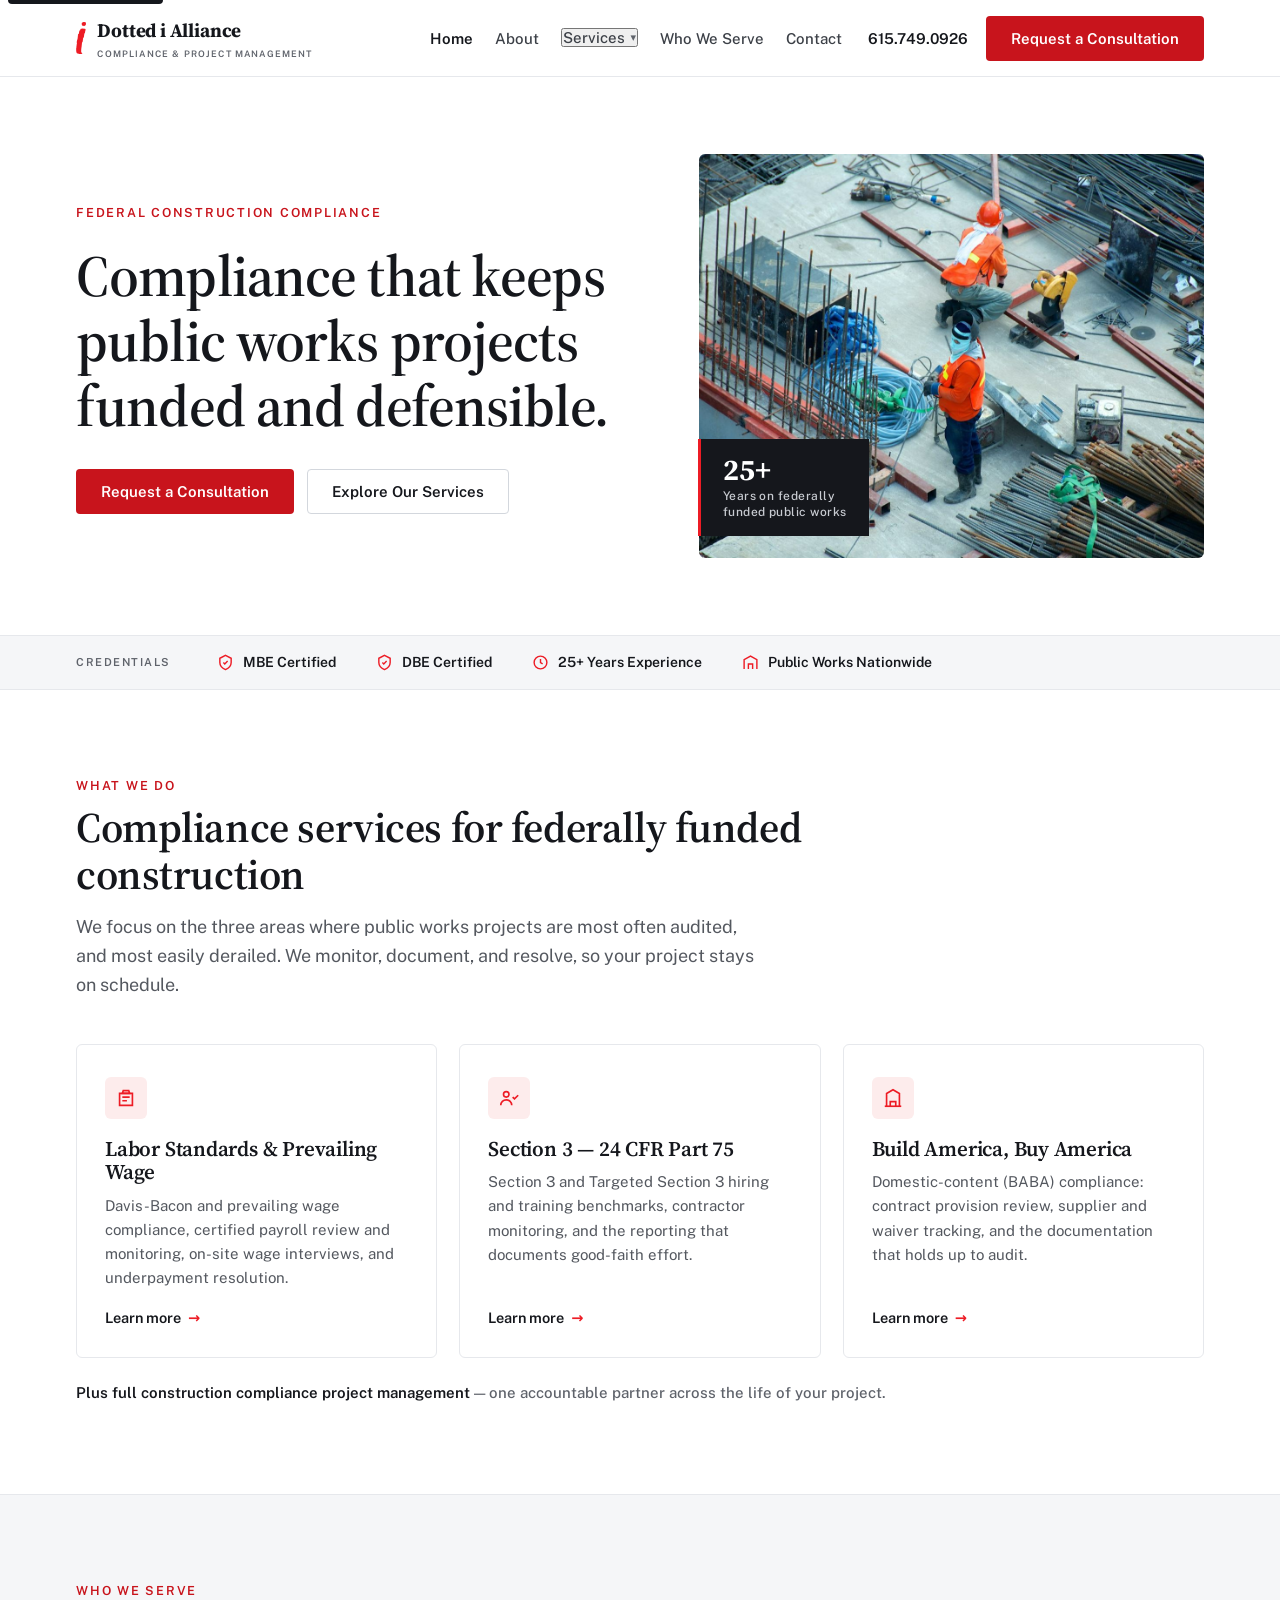
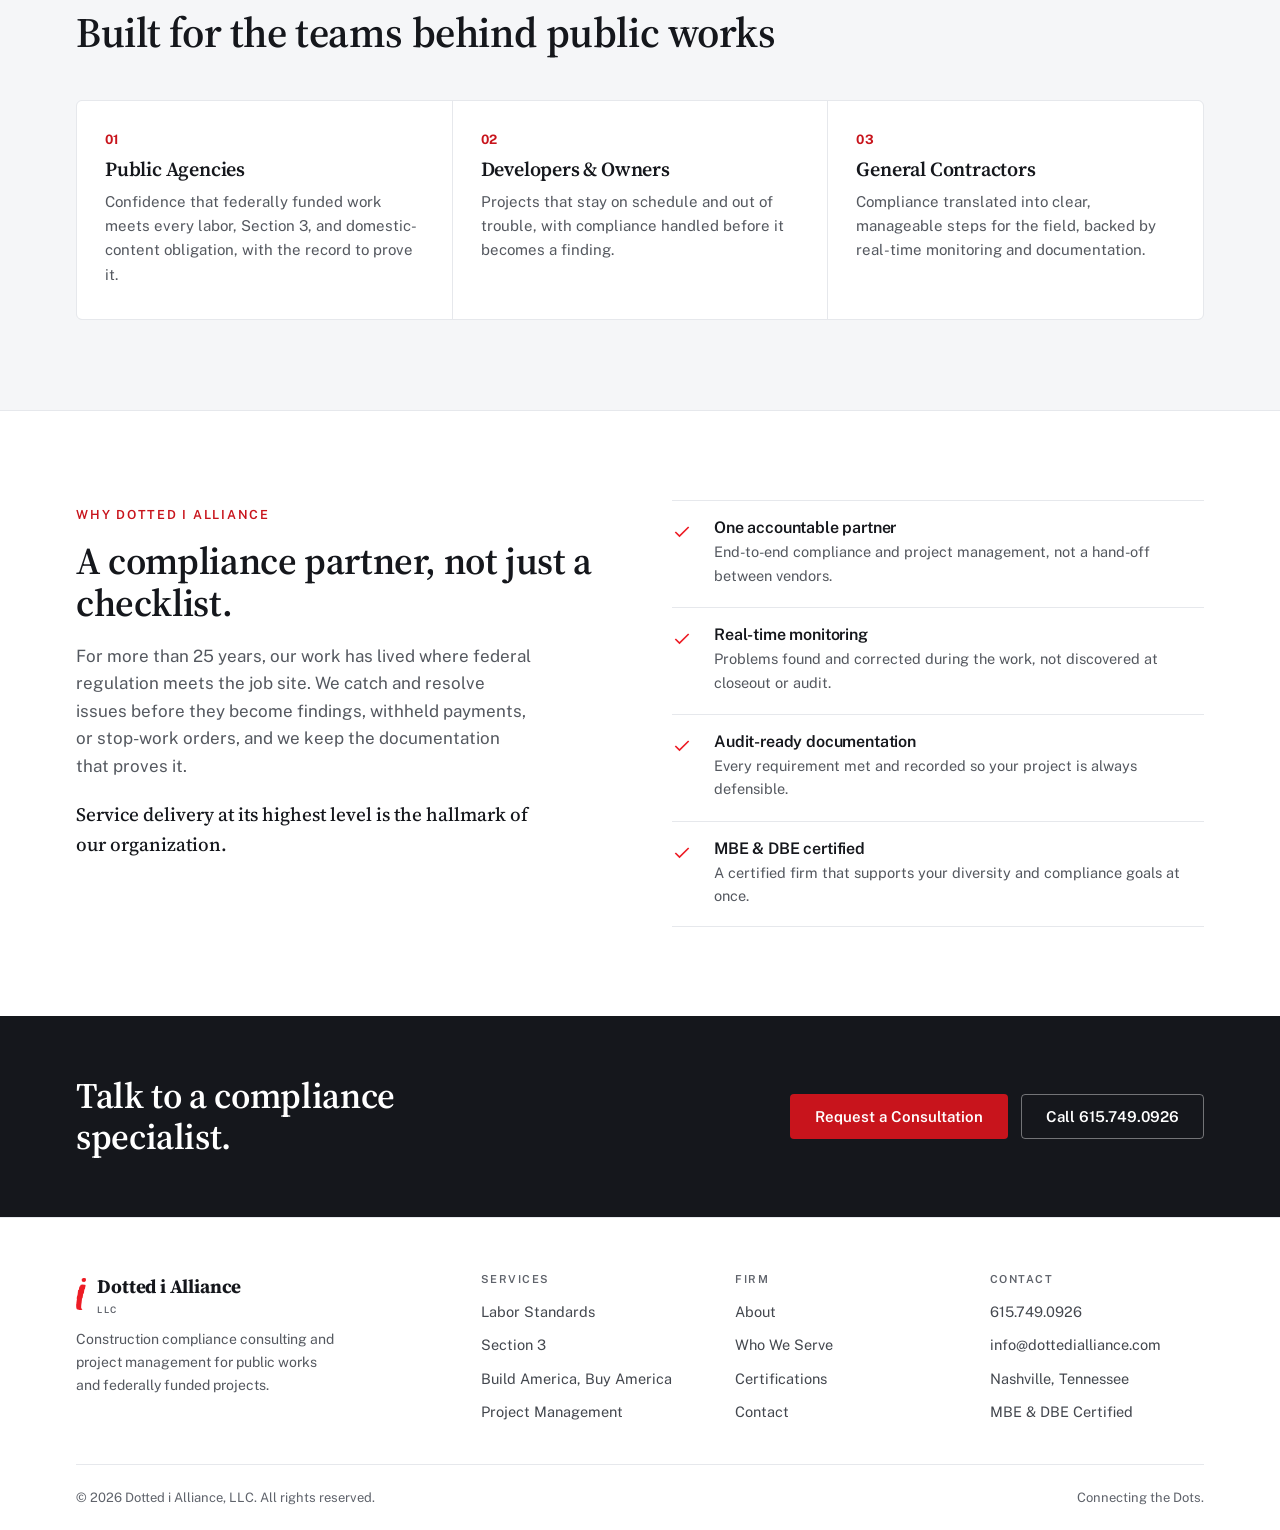
<file: index.html>
<!DOCTYPE html>
<html lang="en">
<head>
<meta charset="UTF-8">
<meta name="viewport" content="width=device-width, initial-scale=1.0">
<title>Construction Compliance Consulting | Dotted i Alliance</title>
<meta name="description" content="Dotted i Alliance manages prevailing wage, Section 3, and Build America, Buy America compliance on federally funded construction. MBE and DBE certified. 25+ years. Nashville, TN and nationwide.">
<link rel="icon" type="image/png" href="assets/favicon.png">
<link rel="preconnect" href="https://fonts.googleapis.com"><link rel="preconnect" href="https://fonts.gstatic.com" crossorigin>
<link href="https://fonts.googleapis.com/css2?family=Public+Sans:wght@400;500;600;700&family=Source+Serif+4:opsz,wght@8..60,500;8..60,600;8..60,700&display=swap" rel="stylesheet">
<link rel="canonical" href="https://www.dottedialliance.com/">
<meta property="og:type" content="website">
<meta property="og:title" content="Construction Compliance Consulting for Public Works">
<meta property="og:description" content="Prevailing wage, Section 3, and Build America, Buy America compliance on federally funded construction. MBE and DBE certified. 25+ years.">
<meta property="og:url" content="https://www.dottedialliance.com/">
<meta property="og:image" content="https://www.dottedialliance.com/assets/logo-seal.png">
<meta name="twitter:card" content="summary">
<script type="application/ld+json">
{"@context":"https://schema.org","@type":"ProfessionalService","@id":"https://www.dottedialliance.com/#organization","name":"Dotted i Alliance, LLC","alternateName":"Dotted i Alliance","description":"Construction compliance consulting and project management for public works and federally funded projects: prevailing wage / Davis-Bacon labor standards, Section 3 (24 CFR Part 75), and Build America, Buy America (BABA) domestic-content compliance.","url":"https://www.dottedialliance.com/","logo":"https://www.dottedialliance.com/assets/logo-seal.png","image":"https://www.dottedialliance.com/assets/logo-seal.png","telephone":"+1-615-749-0926","email":"info@dottedialliance.com","slogan":"Connecting the Dots.","address":{"@type":"PostalAddress","addressLocality":"Nashville","addressRegion":"TN","addressCountry":"US"},"areaServed":[{"@type":"State","name":"Tennessee"},{"@type":"Country","name":"United States"}],"knowsAbout":["Davis-Bacon prevailing wage compliance","Certified payroll review","HUD Section 3 (24 CFR Part 75)","Build America, Buy America Act (BABA)","Federal construction labor standards"],"hasCredential":[{"@type":"EducationalOccupationalCredential","credentialCategory":"Minority Business Enterprise (MBE) Certified"},{"@type":"EducationalOccupationalCredential","credentialCategory":"Disadvantaged Business Enterprise (DBE) Certified"}],"contactPoint":{"@type":"ContactPoint","telephone":"+1-615-749-0926","email":"info@dottedialliance.com","contactType":"sales","areaServed":"US","availableLanguage":"English"},"hasOfferCatalog":{"@type":"OfferCatalog","name":"Construction Compliance Services","itemListElement":[{"@type":"Offer","itemOffered":{"@type":"Service","name":"Labor Standards & Prevailing Wage Compliance","url":"https://www.dottedialliance.com/labor-standards.html"}},{"@type":"Offer","itemOffered":{"@type":"Service","name":"Section 3 Compliance (24 CFR Part 75)","url":"https://www.dottedialliance.com/section-3.html"}},{"@type":"Offer","itemOffered":{"@type":"Service","name":"Build America, Buy America (BABA) Compliance","url":"https://www.dottedialliance.com/build-america-buy-america.html"}}]}}
</script>
<link rel="stylesheet" href="style.css">
</head>
<body>
<a class="skip" href="#main">Skip to content</a>

<header><div class="wrap nav">
  <a class="brand" href="index.html"><img class="mark" src="assets/logo-i.png" alt="" width="10" height="32"><span><b>Dotted i Alliance</b><small>Compliance &amp; Project Management</small></span></a>
  <nav class="menu" id="menu">
    <a href="index.html" class="on">Home</a>
    <a href="about.html">About</a>
    <div class="has-sub"><button type="button" class="subtoggle" aria-expanded="false" aria-controls="svc-sub">Services <span class="cv" aria-hidden="true">&#9662;</span></button>
      <div class="sub" id="svc-sub">
        <a href="labor-standards.html">Labor Standards &amp; Prevailing Wage</a>
        <a href="section-3.html">Section 3 &mdash; 24 CFR Part 75</a>
        <a href="build-america-buy-america.html">Build America, Buy America</a>
      </div></div>
    <a href="index.html#serve">Who We Serve</a>
    <a href="contact.html">Contact</a>
  </nav>
  <div class="ncta">
    <span class="ph">615.749.0926</span>
    <a href="contact.html" class="btn btn-red">Request a Consultation</a>
    <button class="burger" id="burger" aria-label="Menu" aria-expanded="false" aria-controls="menu"><span></span><span></span><span></span></button>
  </div>
</div></header>
<main id="main">

<section class="hero"><div class="wrap">
  <div class="hero-copy">
    <span class="eyebrow">Federal Construction Compliance</span>
    <h1>Compliance that keeps public works projects funded and defensible.</h1>
    <p class="sub">Dotted i Alliance manages prevailing wage, Section 3, and Build America, Buy America requirements on federally funded construction, so your project stays compliant, documented, and audit-ready from groundbreaking to closeout.</p>
    <div class="acts">
      <a href="contact.html" class="btn btn-red">Request a Consultation</a>
      <a href="#services" class="btn btn-out">Explore Our Services</a>
    </div>
  </div>
  <figure class="hero-fig">
    <div class="img" role="img" aria-label="Public works construction site" style="background-image:url('assets/hero.jpg')"></div>
    <div class="badge"><div class="n">25+</div><div class="t">Years on federally<br>funded public works</div></div>
  </figure>
</div></section>

<div class="trust"><div class="wrap">
  <span class="lab">Credentials</span>
  <span class="it"><svg aria-hidden="true" focusable="false" width="17" height="17" viewBox="0 0 24 24" fill="none" stroke="currentColor" stroke-width="2"><path d="M12 2l8 4v6c0 5-3.5 8-8 10-4.5-2-8-5-8-10V6z"/><path d="M9 12l2 2 4-4"/></svg> MBE Certified</span>
  <span class="it"><svg aria-hidden="true" focusable="false" width="17" height="17" viewBox="0 0 24 24" fill="none" stroke="currentColor" stroke-width="2"><path d="M12 2l8 4v6c0 5-3.5 8-8 10-4.5-2-8-5-8-10V6z"/><path d="M9 12l2 2 4-4"/></svg> DBE Certified</span>
  <span class="it"><svg aria-hidden="true" focusable="false" width="17" height="17" viewBox="0 0 24 24" fill="none" stroke="currentColor" stroke-width="2"><circle cx="12" cy="12" r="9"/><path d="M12 7v5l3 2"/></svg> 25+ Years Experience</span>
  <span class="it"><svg aria-hidden="true" focusable="false" width="17" height="17" viewBox="0 0 24 24" fill="none" stroke="currentColor" stroke-width="2"><path d="M3 21V8l9-5 9 5v13"/><path d="M9 21v-7h6v7"/></svg> Public Works Nationwide</span>
</div></div>

<section class="s" id="services"><div class="wrap">
  <div class="s-head">
    <span class="eyebrow">What We Do</span>
    <h2 class="section-title">Compliance services for federally funded construction</h2>
    <p class="section-intro">We focus on the three areas where public works projects are most often audited, and most easily derailed. We monitor, document, and resolve, so your project stays on schedule.</p>
  </div>
  <div class="cards">
    <a class="card" href="labor-standards.html">
      <div class="ic"><svg aria-hidden="true" focusable="false" width="22" height="22" viewBox="0 0 24 24" fill="none" stroke="currentColor" stroke-width="1.8"><path d="M9 4h6l1 3H8z"/><path d="M5 7h14v13H5z"/><path d="M8 11h8M8 15h5"/></svg></div>
      <h3>Labor Standards &amp; Prevailing Wage</h3>
      <p>Davis-Bacon and prevailing wage compliance, certified payroll review and monitoring, on-site wage interviews, and underpayment resolution.</p>
      <span class="arrowlink">Learn more <span class="a" aria-hidden="true">&rarr;</span></span>
    </a>
    <a class="card" href="section-3.html">
      <div class="ic"><svg aria-hidden="true" focusable="false" width="22" height="22" viewBox="0 0 24 24" fill="none" stroke="currentColor" stroke-width="1.8"><circle cx="9" cy="8" r="3"/><path d="M3 20c0-3.3 2.7-6 6-6s6 2.7 6 6"/><path d="M16 11l2 2 4-4"/></svg></div>
      <h3>Section 3 &mdash; 24 CFR Part 75</h3>
      <p>Section 3 and Targeted Section 3 hiring and training benchmarks, contractor monitoring, and the reporting that documents good-faith effort.</p>
      <span class="arrowlink">Learn more <span class="a" aria-hidden="true">&rarr;</span></span>
    </a>
    <a class="card" href="build-america-buy-america.html">
      <div class="ic"><svg aria-hidden="true" focusable="false" width="22" height="22" viewBox="0 0 24 24" fill="none" stroke="currentColor" stroke-width="1.8"><path d="M3 21h18"/><path d="M5 21V7l7-4 7 4v14"/><path d="M9 21v-5h6v5"/></svg></div>
      <h3>Build America, Buy America</h3>
      <p>Domestic-content (BABA) compliance: contract provision review, supplier and waiver tracking, and the documentation that holds up to audit.</p>
      <span class="arrowlink">Learn more <span class="a" aria-hidden="true">&rarr;</span></span>
    </a>
  </div>
  <p class="svc-note"><b>Plus full construction compliance project management</b> &mdash; one accountable partner across the life of your project.</p>
</div></section>

<section class="s serve" id="serve"><div class="wrap">
  <div class="s-head"><span class="eyebrow">Who We Serve</span><h2 class="section-title">Built for the teams behind public works</h2></div>
  <div class="serve-grid">
    <div class="serve-cell"><div class="k">01</div><h3>Public Agencies</h3><p>Confidence that federally funded work meets every labor, Section 3, and domestic-content obligation, with the record to prove it.</p></div>
    <div class="serve-cell"><div class="k">02</div><h3>Developers &amp; Owners</h3><p>Projects that stay on schedule and out of trouble, with compliance handled before it becomes a finding.</p></div>
    <div class="serve-cell"><div class="k">03</div><h3>General Contractors</h3><p>Compliance translated into clear, manageable steps for the field, backed by real-time monitoring and documentation.</p></div>
  </div>
</div></section>

<section class="s why" id="why"><div class="wrap">
  <div>
    <span class="eyebrow">Why Dotted i Alliance</span>
    <h2 style="margin-top:12px">A compliance partner, not just a checklist.</h2>
    <p class="lede">For more than 25 years, our work has lived where federal regulation meets the job site. We catch and resolve issues before they become findings, withheld payments, or stop-work orders, and we keep the documentation that proves it.</p>
    <p class="lede" style="font-family:var(--serif);font-size:19px;color:var(--ink);font-weight:500">Service delivery at its highest level is the hallmark of our organization.</p>
  </div>
  <div class="pts">
    <div class="pt"><svg aria-hidden="true" focusable="false" width="20" height="20" viewBox="0 0 24 24" fill="none" stroke="currentColor" stroke-width="2"><path d="M20 6L9 17l-5-5"/></svg><div><h3>One accountable partner</h3><p>End-to-end compliance and project management, not a hand-off between vendors.</p></div></div>
    <div class="pt"><svg aria-hidden="true" focusable="false" width="20" height="20" viewBox="0 0 24 24" fill="none" stroke="currentColor" stroke-width="2"><path d="M20 6L9 17l-5-5"/></svg><div><h3>Real-time monitoring</h3><p>Problems found and corrected during the work, not discovered at closeout or audit.</p></div></div>
    <div class="pt"><svg aria-hidden="true" focusable="false" width="20" height="20" viewBox="0 0 24 24" fill="none" stroke="currentColor" stroke-width="2"><path d="M20 6L9 17l-5-5"/></svg><div><h3>Audit-ready documentation</h3><p>Every requirement met and recorded so your project is always defensible.</p></div></div>
    <div class="pt"><svg aria-hidden="true" focusable="false" width="20" height="20" viewBox="0 0 24 24" fill="none" stroke="currentColor" stroke-width="2"><path d="M20 6L9 17l-5-5"/></svg><div><h3>MBE &amp; DBE certified</h3><p>A certified firm that supports your diversity and compliance goals at once.</p></div></div>
  </div>
</div></section>

<section class="ctaband"><div class="wrap">
  <div><h2>Talk to a compliance specialist.</h2><p class="sub">Tell us where your project is, and we will recommend the right starting point. 615.749.0926 &middot; info@dottedialliance.com</p></div>
  <div class="acts"><a href="contact.html" class="btn btn-red">Request a Consultation</a><a href="tel:6157490926" class="btn btn-ghost-d">Call 615.749.0926</a></div>
</div></section>

</main>
<footer><div class="wrap">
  <div class="fmain">
    <div class="fbr"><a class="brand" href="index.html"><img class="mark" src="assets/logo-i.png" alt="" width="10" height="32"><span><b>Dotted i Alliance</b><small>LLC</small></span></a>
      <p>Construction compliance consulting and project management for public works and federally funded projects.</p></div>
    <div><h5>Services</h5><ul><li><a href="labor-standards.html">Labor Standards</a></li><li><a href="section-3.html">Section 3</a></li><li><a href="build-america-buy-america.html">Build America, Buy America</a></li><li><a href="contact.html">Project Management</a></li></ul></div>
    <div><h5>Firm</h5><ul><li><a href="about.html">About</a></li><li><a href="index.html#serve">Who We Serve</a></li><li><a href="about.html#certs">Certifications</a></li><li><a href="contact.html">Contact</a></li></ul></div>
    <div><h5>Contact</h5><ul><li><a href="tel:6157490926">615.749.0926</a></li><li><a href="mailto:info@dottedialliance.com">info@dottedialliance.com</a></li><li>Nashville, Tennessee</li><li>MBE &amp; DBE Certified</li></ul></div>
  </div>
  <div class="fbot"><span>&copy; 2026 Dotted i Alliance, LLC. All rights reserved.</span><span>Connecting the Dots.</span></div>
</div></footer>

<script src="main.js"></script>
</body>
</html>
</file>
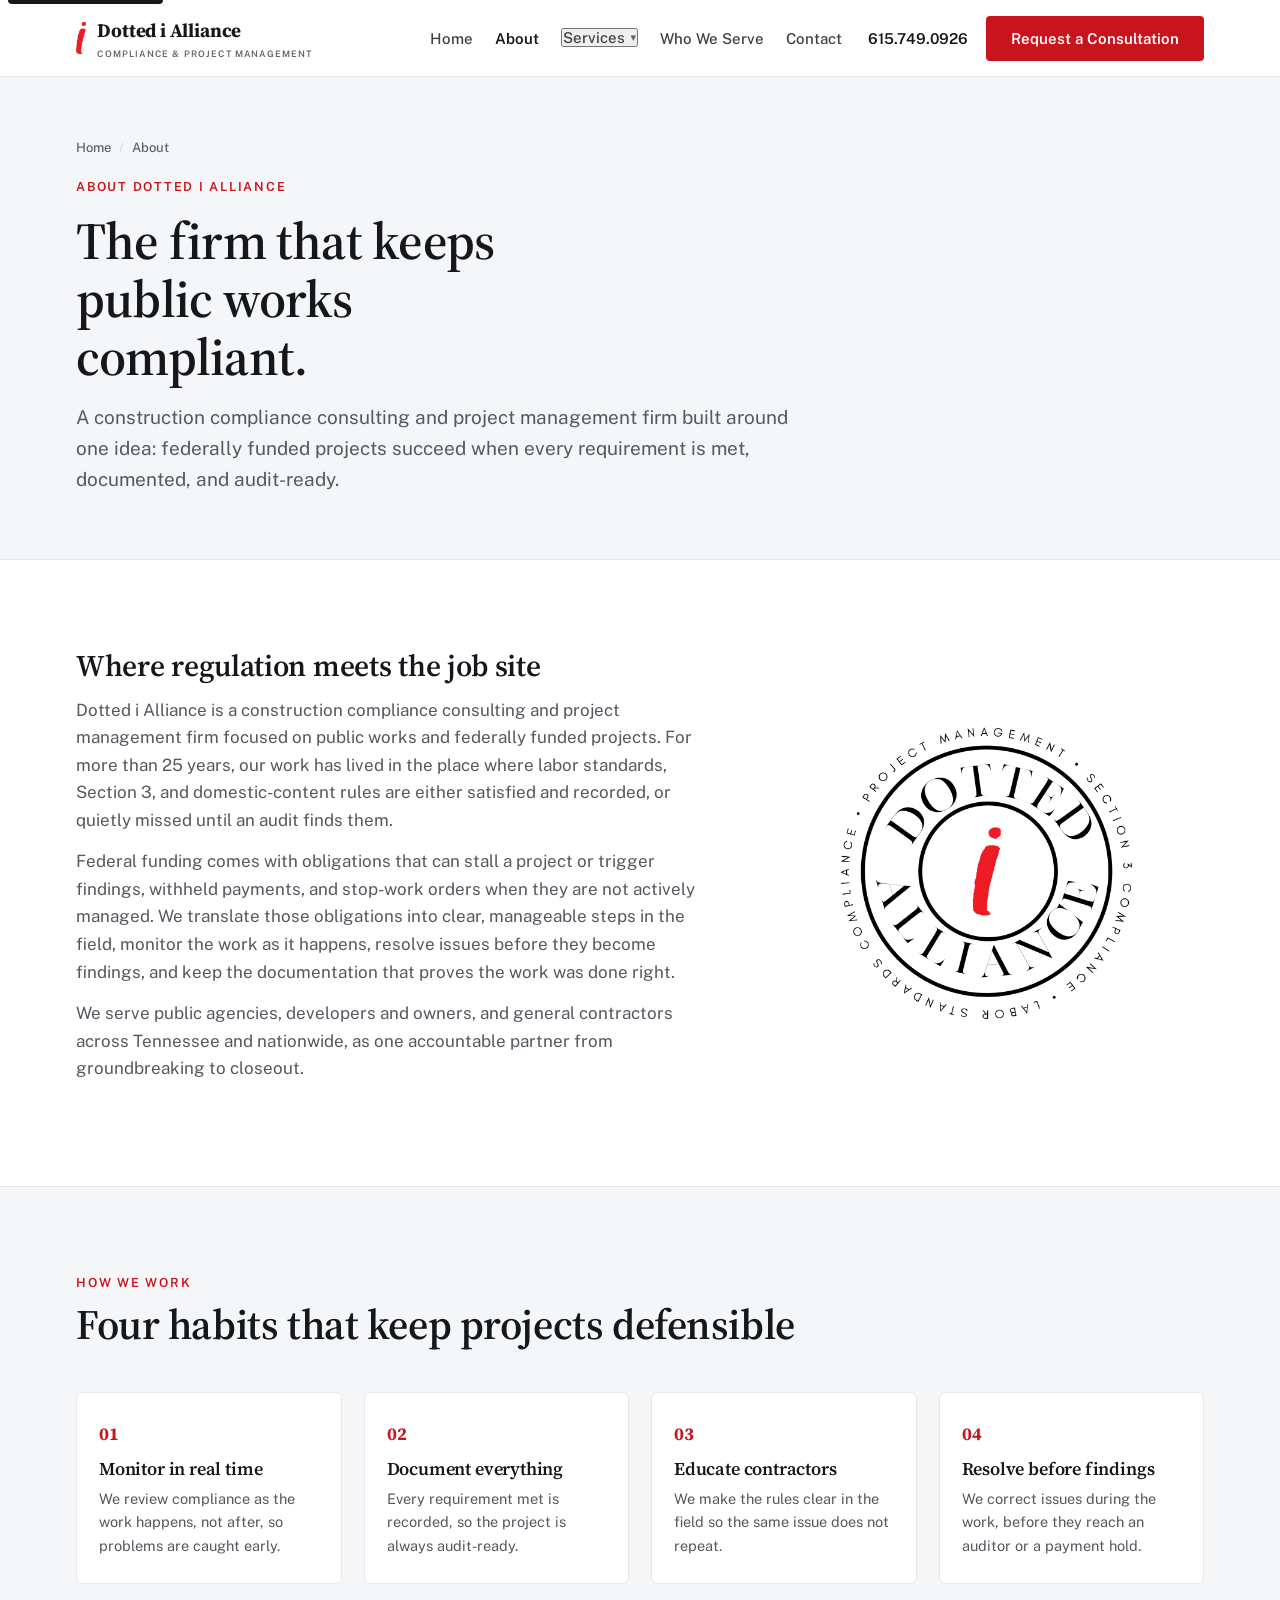
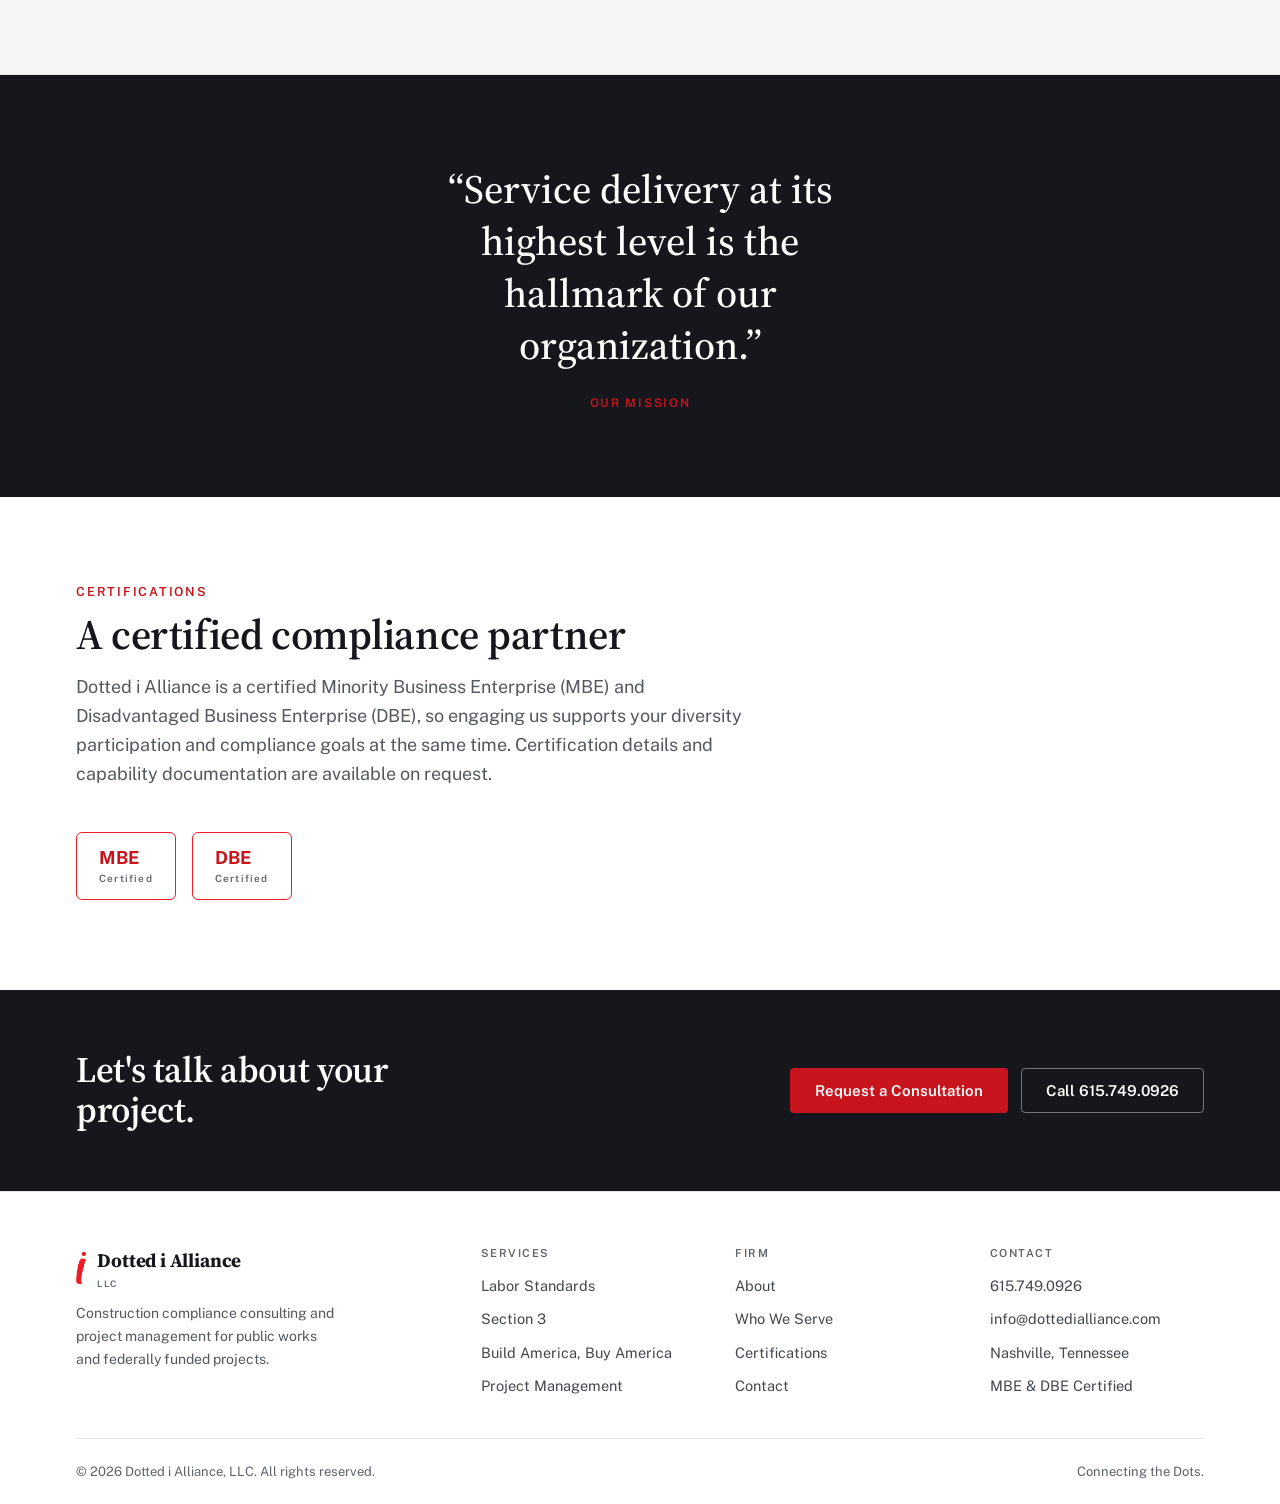
<file: about.html>
<!DOCTYPE html>
<html lang="en">
<head>
<meta charset="UTF-8">
<meta name="viewport" content="width=device-width, initial-scale=1.0">
<title>About | Dotted i Alliance — Construction Compliance Firm</title>
<meta name="description" content="For more than 25 years, Dotted i Alliance has kept public works and federally funded construction compliant, documented, and audit-ready. MBE and DBE certified, Nashville TN and nationwide.">
<link rel="icon" type="image/png" href="assets/favicon.png">
<link rel="preconnect" href="https://fonts.googleapis.com"><link rel="preconnect" href="https://fonts.gstatic.com" crossorigin>
<link href="https://fonts.googleapis.com/css2?family=Public+Sans:wght@400;500;600;700&family=Source+Serif+4:opsz,wght@8..60,500;8..60,600;8..60,700&display=swap" rel="stylesheet">
<link rel="canonical" href="https://www.dottedialliance.com/about.html">
<meta property="og:type" content="website">
<meta property="og:title" content="About Dotted i Alliance">
<meta property="og:description" content="25+ years keeping public works and federally funded construction compliant, documented, and audit-ready. MBE and DBE certified.">
<meta property="og:url" content="https://www.dottedialliance.com/about.html">
<meta property="og:image" content="https://www.dottedialliance.com/assets/logo-seal.png">
<meta name="twitter:card" content="summary">
<link rel="stylesheet" href="style.css">
</head>
<body>
<a class="skip" href="#main">Skip to content</a>

<header><div class="wrap nav">
  <a class="brand" href="index.html"><img class="mark" src="assets/logo-i.png" alt="" width="10" height="32"><span><b>Dotted i Alliance</b><small>Compliance &amp; Project Management</small></span></a>
  <nav class="menu" id="menu">
    <a href="index.html">Home</a>
    <a href="about.html" class="on">About</a>
    <div class="has-sub"><button type="button" class="subtoggle" aria-expanded="false" aria-controls="svc-sub">Services <span class="cv" aria-hidden="true">&#9662;</span></button>
      <div class="sub" id="svc-sub"><a href="labor-standards.html">Labor Standards &amp; Prevailing Wage</a><a href="section-3.html">Section 3 &mdash; 24 CFR Part 75</a><a href="build-america-buy-america.html">Build America, Buy America</a></div></div>
    <a href="index.html#serve">Who We Serve</a>
    <a href="contact.html">Contact</a>
  </nav>
  <div class="ncta"><span class="ph">615.749.0926</span><a href="contact.html" class="btn btn-red">Request a Consultation</a>
    <button class="burger" id="burger" aria-label="Menu" aria-expanded="false" aria-controls="menu"><span></span><span></span><span></span></button></div>
</div></header>
<main id="main">

<section class="phero"><div class="wrap">
  <div class="crumb"><a href="index.html">Home</a><span class="sep">/</span><span>About</span></div>
  <span class="eyebrow">About Dotted i Alliance</span>
  <h1>The firm that keeps public works compliant.</h1>
  <p class="def">A construction compliance consulting and project management firm built around one idea: federally funded projects succeed when every requirement is met, documented, and audit-ready.</p>
</div></section>

<section class="s story"><div class="wrap">
  <div class="prose">
    <h2>Where regulation meets the job site</h2>
    <p>Dotted i Alliance is a construction compliance consulting and project management firm focused on public works and federally funded projects. For more than 25 years, our work has lived in the place where labor standards, Section 3, and domestic-content rules are either satisfied and recorded, or quietly missed until an audit finds them.</p>
    <p>Federal funding comes with obligations that can stall a project or trigger findings, withheld payments, and stop-work orders when they are not actively managed. We translate those obligations into clear, manageable steps in the field, monitor the work as it happens, resolve issues before they become findings, and keep the documentation that proves the work was done right.</p>
    <p>We serve public agencies, developers and owners, and general contractors across Tennessee and nationwide, as one accountable partner from groundbreaking to closeout.</p>
  </div>
  <div class="seal-wrap"><img src="assets/logo-seal.png" alt="Dotted i Alliance seal: Project Management, Section 3 Compliance, Labor Standards Compliance" width="300" height="300"></div>
</div></section>

<section class="s values"><div class="wrap">
  <div class="s-head"><span class="eyebrow">How We Work</span><h2 class="section-title">Four habits that keep projects defensible</h2></div>
  <div class="values-grid">
    <div class="value"><div class="vn">01</div><h3>Monitor in real time</h3><p>We review compliance as the work happens, not after, so problems are caught early.</p></div>
    <div class="value"><div class="vn">02</div><h3>Document everything</h3><p>Every requirement met is recorded, so the project is always audit-ready.</p></div>
    <div class="value"><div class="vn">03</div><h3>Educate contractors</h3><p>We make the rules clear in the field so the same issue does not repeat.</p></div>
    <div class="value"><div class="vn">04</div><h3>Resolve before findings</h3><p>We correct issues during the work, before they reach an auditor or a payment hold.</p></div>
  </div>
</div></section>

<section class="mission"><div class="wrap">
  <p class="q">&ldquo;Service delivery at its highest level is the hallmark of our organization.&rdquo;</p>
  <p class="by">Our Mission</p>
</div></section>

<section class="s certs" id="certs"><div class="wrap">
  <div class="s-head"><span class="eyebrow">Certifications</span><h2 class="section-title">A certified compliance partner</h2>
    <p class="section-intro">Dotted i Alliance is a certified Minority Business Enterprise (MBE) and Disadvantaged Business Enterprise (DBE), so engaging us supports your diversity participation and compliance goals at the same time. Certification details and capability documentation are available on request.</p></div>
  <div class="cwrap">
    <div class="cstamp">MBE<small>Certified</small></div>
    <div class="cstamp">DBE<small>Certified</small></div>
  </div>
</div></section>

<section class="ctaband"><div class="wrap">
  <div><h2>Let's talk about your project.</h2><p class="sub">Tell us where your project is, and we will recommend the right starting point. 615.749.0926 &middot; info@dottedialliance.com</p></div>
  <div class="acts"><a href="contact.html" class="btn btn-red">Request a Consultation</a><a href="tel:6157490926" class="btn btn-ghost-d">Call 615.749.0926</a></div>
</div></section>

</main>
<footer><div class="wrap">
  <div class="fmain">
    <div class="fbr"><a class="brand" href="index.html"><img class="mark" src="assets/logo-i.png" alt="" width="10" height="32"><span><b>Dotted i Alliance</b><small>LLC</small></span></a>
      <p>Construction compliance consulting and project management for public works and federally funded projects.</p></div>
    <div><h5>Services</h5><ul><li><a href="labor-standards.html">Labor Standards</a></li><li><a href="section-3.html">Section 3</a></li><li><a href="build-america-buy-america.html">Build America, Buy America</a></li><li><a href="contact.html">Project Management</a></li></ul></div>
    <div><h5>Firm</h5><ul><li><a href="about.html">About</a></li><li><a href="index.html#serve">Who We Serve</a></li><li><a href="about.html#certs">Certifications</a></li><li><a href="contact.html">Contact</a></li></ul></div>
    <div><h5>Contact</h5><ul><li><a href="tel:6157490926">615.749.0926</a></li><li><a href="mailto:info@dottedialliance.com">info@dottedialliance.com</a></li><li>Nashville, Tennessee</li><li>MBE &amp; DBE Certified</li></ul></div>
  </div>
  <div class="fbot"><span>&copy; 2026 Dotted i Alliance, LLC. All rights reserved.</span><span>Connecting the Dots.</span></div>
</div></footer>

<script src="main.js"></script>
</body>
</html>
</file>
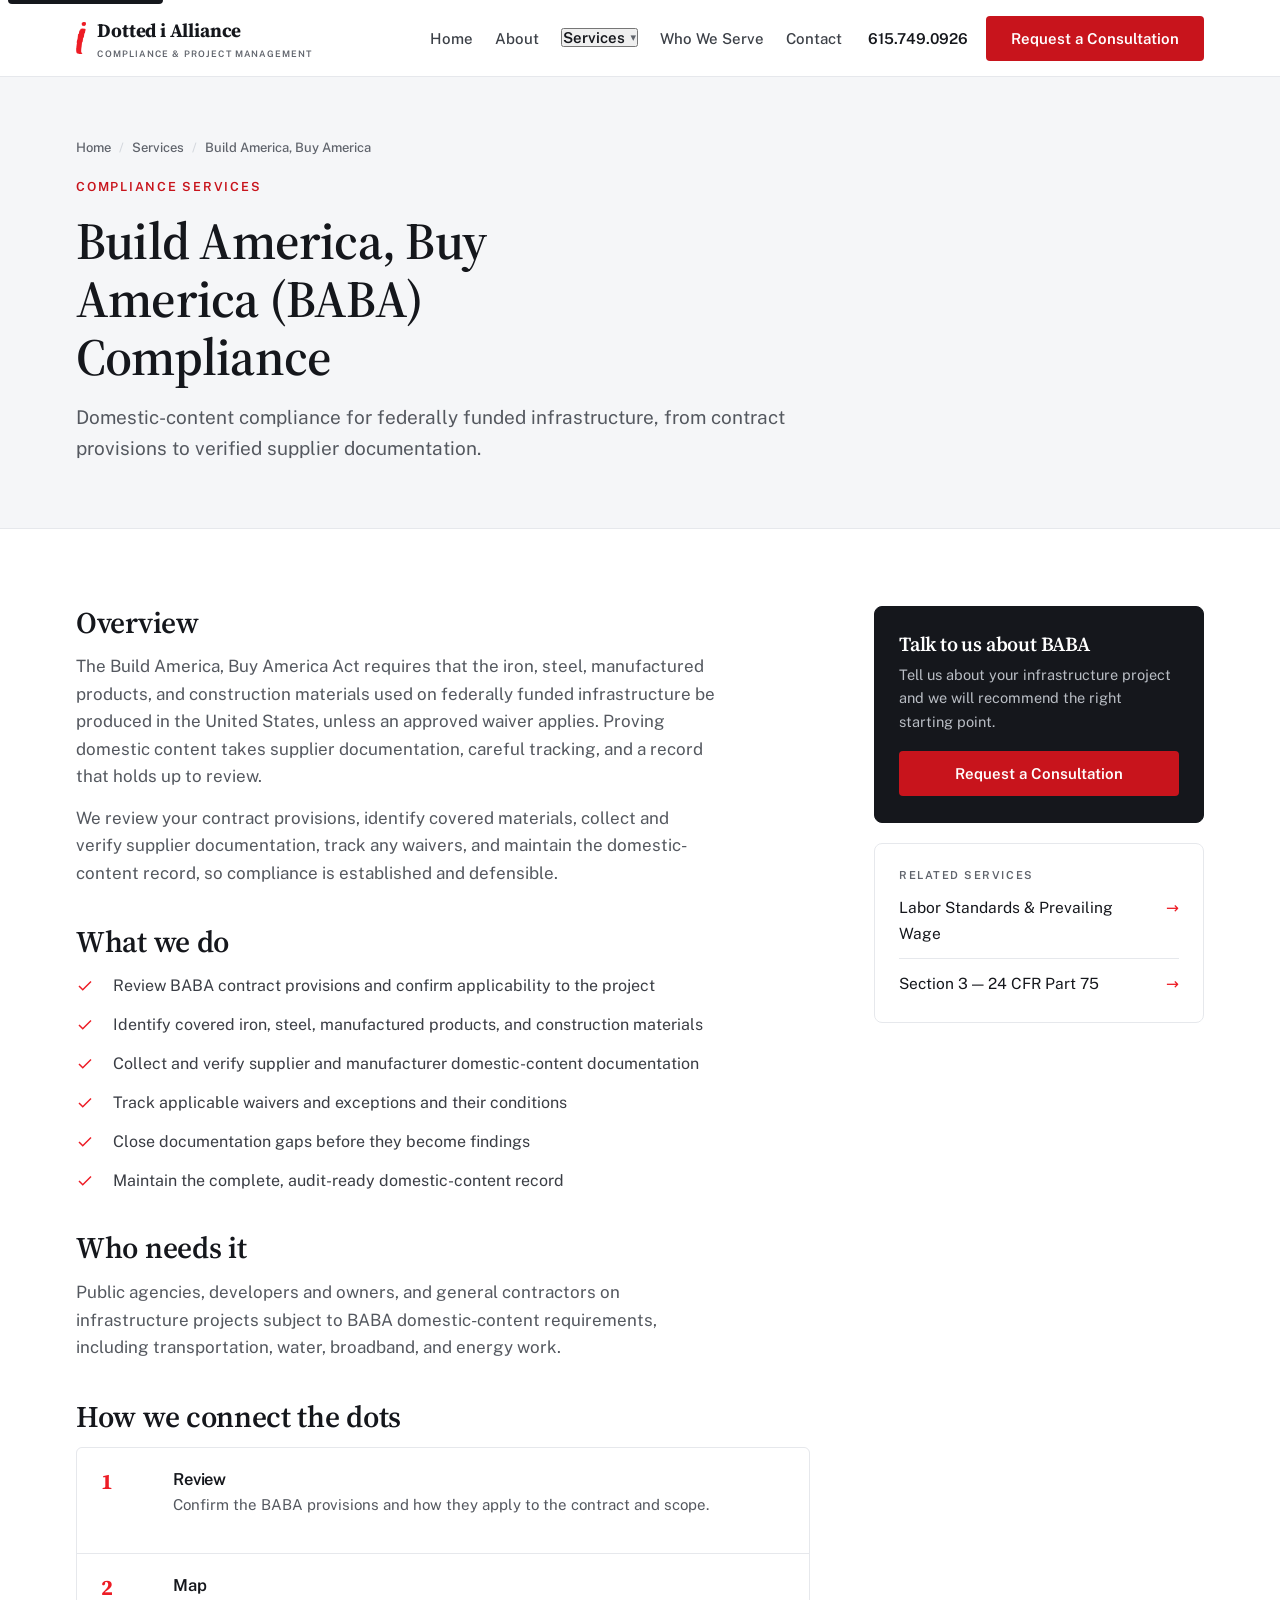
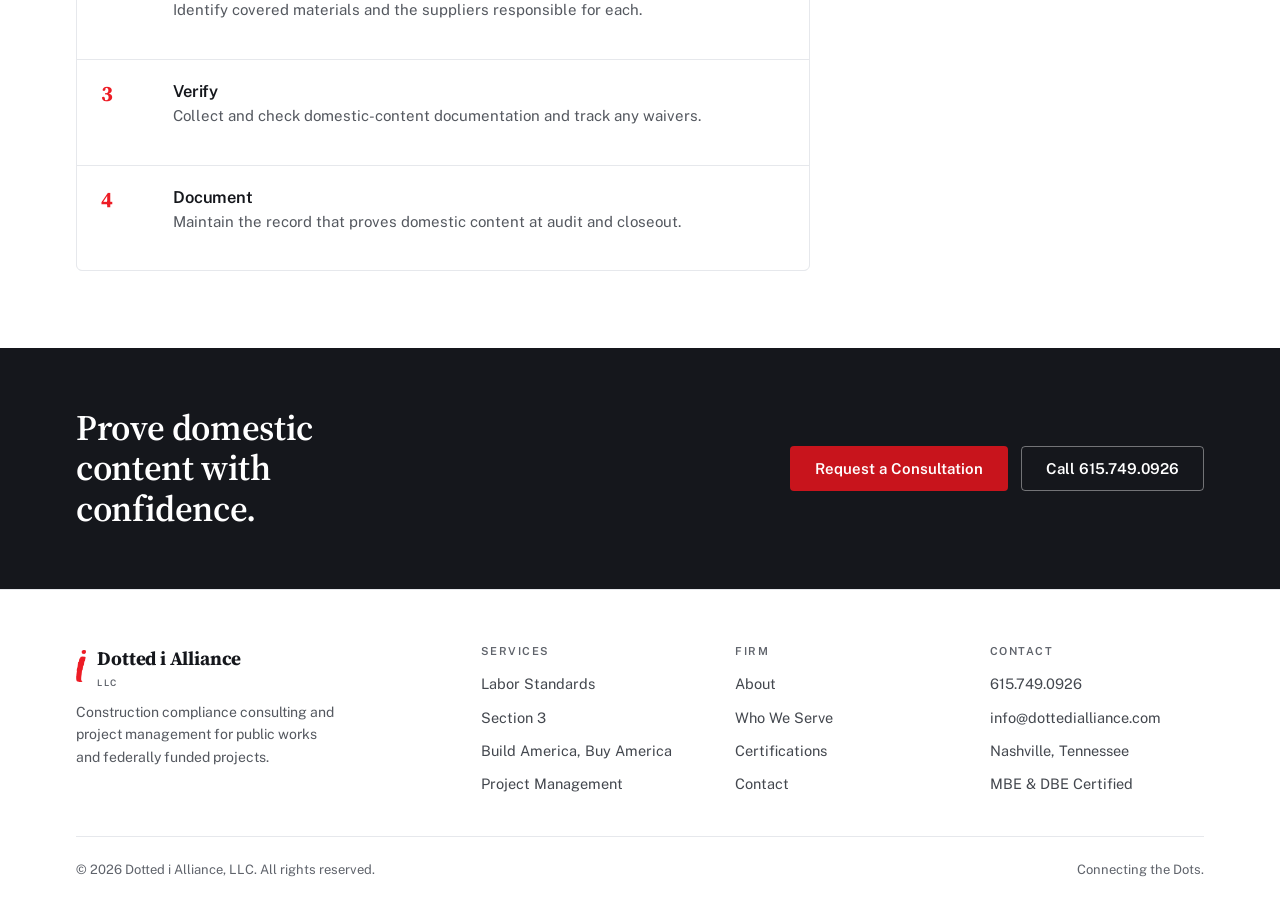
<file: build-america-buy-america.html>
<!DOCTYPE html>
<html lang="en">
<head>
<meta charset="UTF-8">
<meta name="viewport" content="width=device-width, initial-scale=1.0">
<title>Build America, Buy America (BABA) | Dotted i Alliance</title>
<meta name="description" content="Build America, Buy America (BABA) domestic-content compliance for federally funded infrastructure: contract provision review, covered-material identification, supplier and waiver tracking, and documentation.">
<link rel="icon" type="image/png" href="assets/favicon.png">
<link rel="preconnect" href="https://fonts.googleapis.com"><link rel="preconnect" href="https://fonts.gstatic.com" crossorigin>
<link href="https://fonts.googleapis.com/css2?family=Public+Sans:wght@400;500;600;700&family=Source+Serif+4:opsz,wght@8..60,500;8..60,600;8..60,700&display=swap" rel="stylesheet">
<link rel="canonical" href="https://www.dottedialliance.com/build-america-buy-america.html">
<meta property="og:type" content="website">
<meta property="og:title" content="Build America, Buy America (BABA) Compliance">
<meta property="og:description" content="Domestic-content (BABA) compliance for federally funded infrastructure: provisions, supplier and waiver tracking, documentation.">
<meta property="og:url" content="https://www.dottedialliance.com/build-america-buy-america.html">
<meta property="og:image" content="https://www.dottedialliance.com/assets/logo-seal.png">
<meta name="twitter:card" content="summary">
<script type="application/ld+json">
{"@context":"https://schema.org","@type":"Service","name":"Build America, Buy America (BABA) Compliance","serviceType":"Domestic-content (BABA) compliance","url":"https://www.dottedialliance.com/build-america-buy-america.html","provider":{"@id":"https://www.dottedialliance.com/#organization"},"areaServed":[{"@type":"State","name":"Tennessee"},{"@type":"Country","name":"United States"}],"description":"Build America, Buy America domestic-content compliance for federally funded infrastructure: contract provision review, supplier and waiver tracking, and audit-ready documentation."}
</script>
<link rel="stylesheet" href="style.css">
</head>
<body>
<a class="skip" href="#main">Skip to content</a>

<header><div class="wrap nav">
  <a class="brand" href="index.html"><img class="mark" src="assets/logo-i.png" alt="" width="10" height="32"><span><b>Dotted i Alliance</b><small>Compliance &amp; Project Management</small></span></a>
  <nav class="menu" id="menu">
    <a href="index.html">Home</a>
    <a href="about.html">About</a>
    <div class="has-sub"><button type="button" class="subtoggle on" aria-expanded="false" aria-controls="svc-sub">Services <span class="cv" aria-hidden="true">&#9662;</span></button>
      <div class="sub" id="svc-sub"><a href="labor-standards.html">Labor Standards &amp; Prevailing Wage</a><a href="section-3.html">Section 3 &mdash; 24 CFR Part 75</a><a href="build-america-buy-america.html">Build America, Buy America</a></div></div>
    <a href="index.html#serve">Who We Serve</a>
    <a href="contact.html">Contact</a>
  </nav>
  <div class="ncta"><span class="ph">615.749.0926</span><a href="contact.html" class="btn btn-red">Request a Consultation</a>
    <button class="burger" id="burger" aria-label="Menu" aria-expanded="false" aria-controls="menu"><span></span><span></span><span></span></button></div>
</div></header>
<main id="main">

<section class="phero"><div class="wrap">
  <div class="crumb"><a href="index.html">Home</a><span class="sep">/</span><a href="index.html#services">Services</a><span class="sep">/</span><span>Build America, Buy America</span></div>
  <span class="eyebrow">Compliance Services</span>
  <h1>Build America, Buy America (BABA) Compliance</h1>
  <p class="def">Domestic-content compliance for federally funded infrastructure, from contract provisions to verified supplier documentation.</p>
</div></section>

<section class="detail"><div class="wrap">
  <div class="prose">
    <h2>Overview</h2>
    <p>The Build America, Buy America Act requires that the iron, steel, manufactured products, and construction materials used on federally funded infrastructure be produced in the United States, unless an approved waiver applies. Proving domestic content takes supplier documentation, careful tracking, and a record that holds up to review.</p>
    <p>We review your contract provisions, identify covered materials, collect and verify supplier documentation, track any waivers, and maintain the domestic-content record, so compliance is established and defensible.</p>

    <h2>What we do</h2>
    <ul class="checklist">
      <li><svg aria-hidden="true" focusable="false" width="18" height="18" viewBox="0 0 24 24" fill="none" stroke="currentColor" stroke-width="2"><path d="M20 6L9 17l-5-5"/></svg>Review BABA contract provisions and confirm applicability to the project</li>
      <li><svg aria-hidden="true" focusable="false" width="18" height="18" viewBox="0 0 24 24" fill="none" stroke="currentColor" stroke-width="2"><path d="M20 6L9 17l-5-5"/></svg>Identify covered iron, steel, manufactured products, and construction materials</li>
      <li><svg aria-hidden="true" focusable="false" width="18" height="18" viewBox="0 0 24 24" fill="none" stroke="currentColor" stroke-width="2"><path d="M20 6L9 17l-5-5"/></svg>Collect and verify supplier and manufacturer domestic-content documentation</li>
      <li><svg aria-hidden="true" focusable="false" width="18" height="18" viewBox="0 0 24 24" fill="none" stroke="currentColor" stroke-width="2"><path d="M20 6L9 17l-5-5"/></svg>Track applicable waivers and exceptions and their conditions</li>
      <li><svg aria-hidden="true" focusable="false" width="18" height="18" viewBox="0 0 24 24" fill="none" stroke="currentColor" stroke-width="2"><path d="M20 6L9 17l-5-5"/></svg>Close documentation gaps before they become findings</li>
      <li><svg aria-hidden="true" focusable="false" width="18" height="18" viewBox="0 0 24 24" fill="none" stroke="currentColor" stroke-width="2"><path d="M20 6L9 17l-5-5"/></svg>Maintain the complete, audit-ready domestic-content record</li>
    </ul>

    <h2>Who needs it</h2>
    <p>Public agencies, developers and owners, and general contractors on infrastructure projects subject to BABA domestic-content requirements, including transportation, water, broadband, and energy work.</p>

    <h2>How we connect the dots</h2>
    <div class="steps">
      <div class="step"><span class="sn">1</span><div><h4>Review</h4><p>Confirm the BABA provisions and how they apply to the contract and scope.</p></div></div>
      <div class="step"><span class="sn">2</span><div><h4>Map</h4><p>Identify covered materials and the suppliers responsible for each.</p></div></div>
      <div class="step"><span class="sn">3</span><div><h4>Verify</h4><p>Collect and check domestic-content documentation and track any waivers.</p></div></div>
      <div class="step"><span class="sn">4</span><div><h4>Document</h4><p>Maintain the record that proves domestic content at audit and closeout.</p></div></div>
    </div>
  </div>

  <aside class="aside">
    <div class="scard dark"><h3>Talk to us about BABA</h3><p>Tell us about your infrastructure project and we will recommend the right starting point.</p><a href="contact.html" class="btn btn-red">Request a Consultation</a></div>
    <div class="scard"><h4>Related Services</h4><div class="rellinks">
      <a href="labor-standards.html">Labor Standards &amp; Prevailing Wage <span class="a" aria-hidden="true">&rarr;</span></a>
      <a href="section-3.html">Section 3 &mdash; 24 CFR Part 75 <span class="a" aria-hidden="true">&rarr;</span></a>
    </div></div>
  </aside>
</div></section>

<section class="ctaband"><div class="wrap">
  <div><h2>Prove domestic content with confidence.</h2><p class="sub">615.749.0926 &middot; info@dottedialliance.com</p></div>
  <div class="acts"><a href="contact.html" class="btn btn-red">Request a Consultation</a><a href="tel:6157490926" class="btn btn-ghost-d">Call 615.749.0926</a></div>
</div></section>

</main>
<footer><div class="wrap">
  <div class="fmain">
    <div class="fbr"><a class="brand" href="index.html"><img class="mark" src="assets/logo-i.png" alt="" width="10" height="32"><span><b>Dotted i Alliance</b><small>LLC</small></span></a>
      <p>Construction compliance consulting and project management for public works and federally funded projects.</p></div>
    <div><h5>Services</h5><ul><li><a href="labor-standards.html">Labor Standards</a></li><li><a href="section-3.html">Section 3</a></li><li><a href="build-america-buy-america.html">Build America, Buy America</a></li><li><a href="contact.html">Project Management</a></li></ul></div>
    <div><h5>Firm</h5><ul><li><a href="about.html">About</a></li><li><a href="index.html#serve">Who We Serve</a></li><li><a href="about.html#certs">Certifications</a></li><li><a href="contact.html">Contact</a></li></ul></div>
    <div><h5>Contact</h5><ul><li><a href="tel:6157490926">615.749.0926</a></li><li><a href="mailto:info@dottedialliance.com">info@dottedialliance.com</a></li><li>Nashville, Tennessee</li><li>MBE &amp; DBE Certified</li></ul></div>
  </div>
  <div class="fbot"><span>&copy; 2026 Dotted i Alliance, LLC. All rights reserved.</span><span>Connecting the Dots.</span></div>
</div></footer>

<script src="main.js"></script>
</body>
</html>
</file>
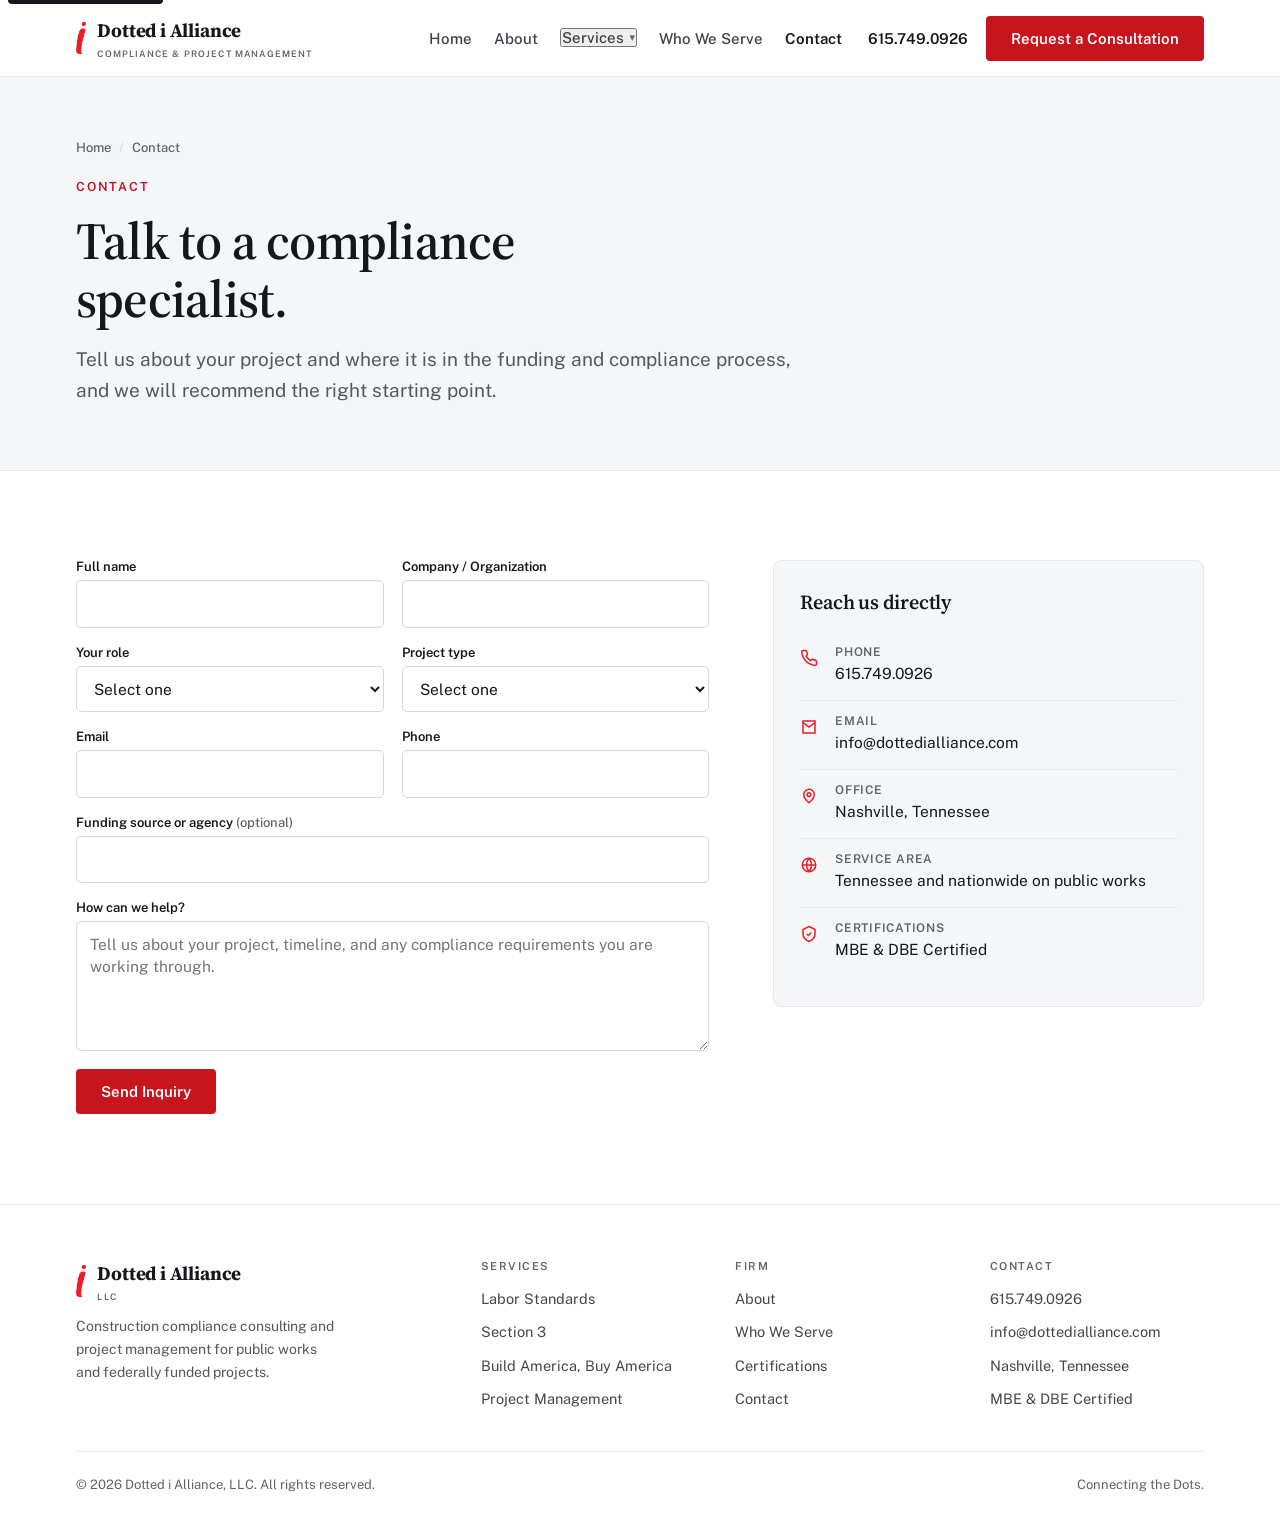
<file: contact.html>
<!DOCTYPE html>
<html lang="en">
<head>
<meta charset="UTF-8">
<meta name="viewport" content="width=device-width, initial-scale=1.0">
<title>Contact | Dotted i Alliance Compliance Consulting</title>
<meta name="description" content="Talk to a construction compliance specialist at Dotted i Alliance. Prevailing wage, Section 3, and Build America, Buy America. Nashville, TN and nationwide. 615.749.0926.">
<link rel="icon" type="image/png" href="assets/favicon.png">
<link rel="preconnect" href="https://fonts.googleapis.com"><link rel="preconnect" href="https://fonts.gstatic.com" crossorigin>
<link href="https://fonts.googleapis.com/css2?family=Public+Sans:wght@400;500;600;700&family=Source+Serif+4:opsz,wght@8..60,500;8..60,600;8..60,700&display=swap" rel="stylesheet">
<link rel="canonical" href="https://www.dottedialliance.com/contact.html">
<meta property="og:type" content="website">
<meta property="og:title" content="Contact Dotted i Alliance">
<meta property="og:description" content="Talk to a construction compliance specialist. Prevailing wage, Section 3, and Build America, Buy America. Nashville, TN and nationwide.">
<meta property="og:url" content="https://www.dottedialliance.com/contact.html">
<meta property="og:image" content="https://www.dottedialliance.com/assets/logo-seal.png">
<meta name="twitter:card" content="summary">
<link rel="stylesheet" href="style.css">
</head>
<body>
<a class="skip" href="#main">Skip to content</a>

<header><div class="wrap nav">
  <a class="brand" href="index.html"><img class="mark" src="assets/logo-i.png" alt="" width="10" height="32"><span><b>Dotted i Alliance</b><small>Compliance &amp; Project Management</small></span></a>
  <nav class="menu" id="menu">
    <a href="index.html">Home</a>
    <a href="about.html">About</a>
    <div class="has-sub"><button type="button" class="subtoggle" aria-expanded="false" aria-controls="svc-sub">Services <span class="cv" aria-hidden="true">&#9662;</span></button>
      <div class="sub" id="svc-sub"><a href="labor-standards.html">Labor Standards &amp; Prevailing Wage</a><a href="section-3.html">Section 3 &mdash; 24 CFR Part 75</a><a href="build-america-buy-america.html">Build America, Buy America</a></div></div>
    <a href="index.html#serve">Who We Serve</a>
    <a href="contact.html" class="on">Contact</a>
  </nav>
  <div class="ncta"><span class="ph">615.749.0926</span><a href="contact.html" class="btn btn-red">Request a Consultation</a>
    <button class="burger" id="burger" aria-label="Menu" aria-expanded="false" aria-controls="menu"><span></span><span></span><span></span></button></div>
</div></header>
<main id="main">

<section class="phero"><div class="wrap">
  <div class="crumb"><a href="index.html">Home</a><span class="sep">/</span><span>Contact</span></div>
  <span class="eyebrow">Contact</span>
  <h1>Talk to a compliance specialist.</h1>
  <p class="def">Tell us about your project and where it is in the funding and compliance process, and we will recommend the right starting point.</p>
</div></section>

<section class="s contact"><div class="wrap">
  <!-- NOTE: set the form `action` to your email/form provider (Formspree, Wix Forms, etc.) before launch. -->
  <form class="form" action="#" method="POST">
    <div class="frow">
      <div class="field"><label for="name">Full name</label><input id="name" name="name" type="text" required></div>
      <div class="field"><label for="org">Company / Organization</label><input id="org" name="organization" type="text" required></div>
    </div>
    <div class="frow">
      <div class="field"><label for="role">Your role</label>
        <select id="role" name="role"><option value="">Select one</option><option>Public Agency</option><option>Developer or Owner</option><option>General Contractor</option><option>Other</option></select></div>
      <div class="field"><label for="ptype">Project type</label>
        <select id="ptype" name="project_type"><option value="">Select one</option><option>Prevailing Wage / Davis-Bacon</option><option>Section 3</option><option>Build America, Buy America</option><option>Project Management</option><option>Other</option></select></div>
    </div>
    <div class="frow">
      <div class="field"><label for="email">Email</label><input id="email" name="email" type="email" required></div>
      <div class="field"><label for="phone">Phone</label><input id="phone" name="phone" type="tel"></div>
    </div>
    <div class="field"><label for="fund">Funding source or agency <span class="opt">(optional)</span></label><input id="fund" name="funding_source" type="text"></div>
    <div class="field"><label for="msg">How can we help?</label><textarea id="msg" name="message" required placeholder="Tell us about your project, timeline, and any compliance requirements you are working through."></textarea></div>
    <div><button type="submit" class="btn btn-red">Send Inquiry</button></div>
  </form>

  <aside class="cinfo">
    <h3>Reach us directly</h3>
    <div class="row"><svg aria-hidden="true" focusable="false" width="18" height="18" viewBox="0 0 24 24" fill="none" stroke="currentColor" stroke-width="2"><path d="M22 16.9v3a2 2 0 0 1-2.2 2 19.8 19.8 0 0 1-8.6-3 19.5 19.5 0 0 1-6-6 19.8 19.8 0 0 1-3-8.6A2 2 0 0 1 4.1 2h3a2 2 0 0 1 2 1.7c.1.9.4 1.8.7 2.6a2 2 0 0 1-.5 2.1L8.1 9.6a16 16 0 0 0 6 6l1.2-1.2a2 2 0 0 1 2.1-.5c.8.3 1.7.6 2.6.7a2 2 0 0 1 1.7 2z"/></svg><div><div class="k">Phone</div><div class="v"><a href="tel:6157490926">615.749.0926</a></div></div></div>
    <div class="row"><svg aria-hidden="true" focusable="false" width="18" height="18" viewBox="0 0 24 24" fill="none" stroke="currentColor" stroke-width="2"><path d="M4 4h16v16H4z"/><path d="M4 6l8 6 8-6"/></svg><div><div class="k">Email</div><div class="v"><a href="mailto:info@dottedialliance.com">info@dottedialliance.com</a></div></div></div>
    <div class="row"><svg aria-hidden="true" focusable="false" width="18" height="18" viewBox="0 0 24 24" fill="none" stroke="currentColor" stroke-width="2"><path d="M12 21s-7-5.5-7-11a7 7 0 0 1 14 0c0 5.5-7 11-7 11z"/><circle cx="12" cy="10" r="2.5"/></svg><div><div class="k">Office</div><div class="v">Nashville, Tennessee</div></div></div>
    <div class="row"><svg aria-hidden="true" focusable="false" width="18" height="18" viewBox="0 0 24 24" fill="none" stroke="currentColor" stroke-width="2"><circle cx="12" cy="12" r="9"/><path d="M3 12h18M12 3a14 14 0 0 1 0 18M12 3a14 14 0 0 0 0 18"/></svg><div><div class="k">Service area</div><div class="v">Tennessee and nationwide on public works</div></div></div>
    <div class="row"><svg aria-hidden="true" focusable="false" width="18" height="18" viewBox="0 0 24 24" fill="none" stroke="currentColor" stroke-width="2"><path d="M12 2l8 4v6c0 5-3.5 8-8 10-4.5-2-8-5-8-10V6z"/><path d="M9 12l2 2 4-4"/></svg><div><div class="k">Certifications</div><div class="v">MBE &amp; DBE Certified</div></div></div>
  </aside>
</div></section>

</main>
<footer><div class="wrap">
  <div class="fmain">
    <div class="fbr"><a class="brand" href="index.html"><img class="mark" src="assets/logo-i.png" alt="" width="10" height="32"><span><b>Dotted i Alliance</b><small>LLC</small></span></a>
      <p>Construction compliance consulting and project management for public works and federally funded projects.</p></div>
    <div><h5>Services</h5><ul><li><a href="labor-standards.html">Labor Standards</a></li><li><a href="section-3.html">Section 3</a></li><li><a href="build-america-buy-america.html">Build America, Buy America</a></li><li><a href="contact.html">Project Management</a></li></ul></div>
    <div><h5>Firm</h5><ul><li><a href="about.html">About</a></li><li><a href="index.html#serve">Who We Serve</a></li><li><a href="about.html#certs">Certifications</a></li><li><a href="contact.html">Contact</a></li></ul></div>
    <div><h5>Contact</h5><ul><li><a href="tel:6157490926">615.749.0926</a></li><li><a href="mailto:info@dottedialliance.com">info@dottedialliance.com</a></li><li>Nashville, Tennessee</li><li>MBE &amp; DBE Certified</li></ul></div>
  </div>
  <div class="fbot"><span>&copy; 2026 Dotted i Alliance, LLC. All rights reserved.</span><span>Connecting the Dots.</span></div>
</div></footer>

<script src="main.js"></script>
</body>
</html>
</file>
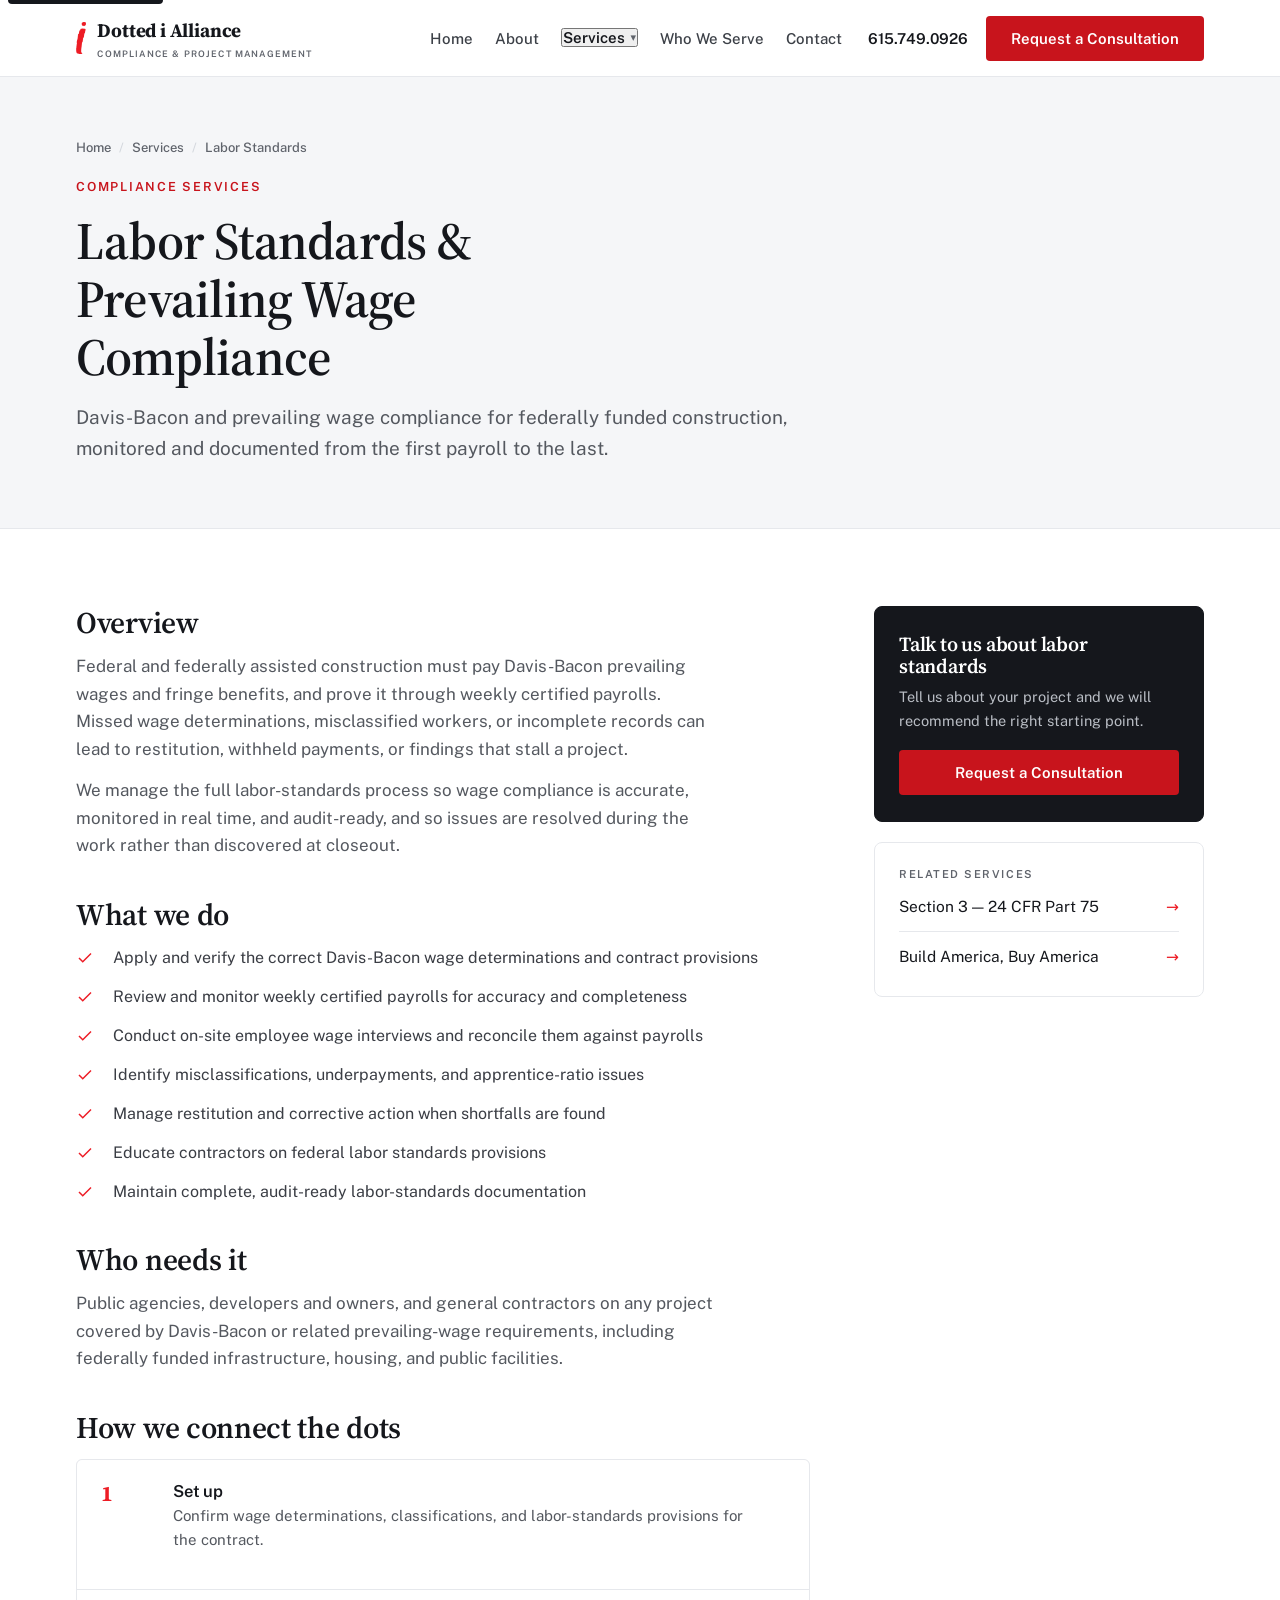
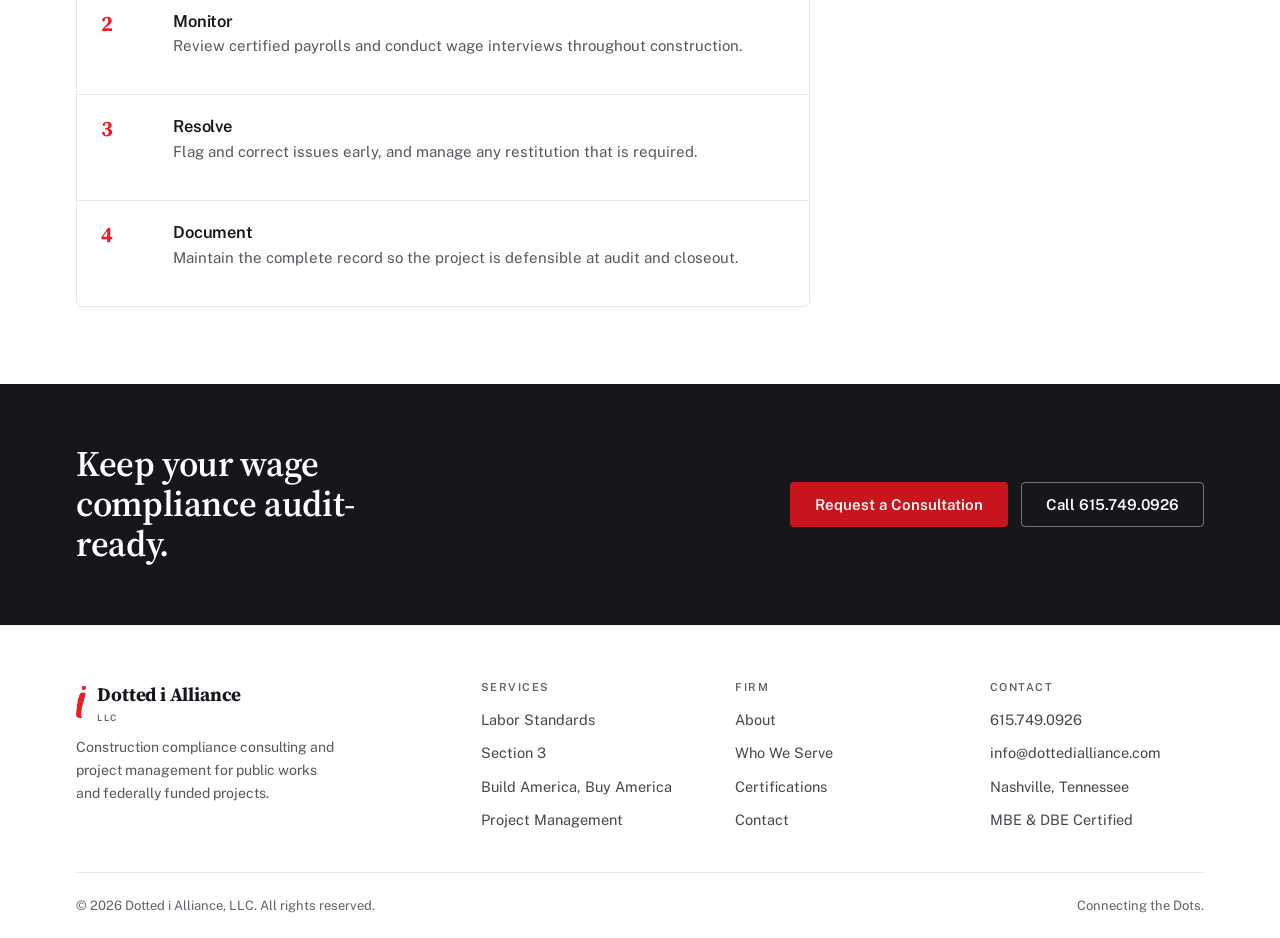
<file: labor-standards.html>
<!DOCTYPE html>
<html lang="en">
<head>
<meta charset="UTF-8">
<meta name="viewport" content="width=device-width, initial-scale=1.0">
<title>Prevailing Wage & Labor Standards Compliance | Dotted i Alliance</title>
<meta name="description" content="Davis-Bacon and prevailing wage compliance for federally funded construction: certified payroll review and monitoring, wage interviews, underpayment resolution, and audit-ready documentation.">
<link rel="icon" type="image/png" href="assets/favicon.png">
<link rel="preconnect" href="https://fonts.googleapis.com"><link rel="preconnect" href="https://fonts.gstatic.com" crossorigin>
<link href="https://fonts.googleapis.com/css2?family=Public+Sans:wght@400;500;600;700&family=Source+Serif+4:opsz,wght@8..60,500;8..60,600;8..60,700&display=swap" rel="stylesheet">
<link rel="canonical" href="https://www.dottedialliance.com/labor-standards.html">
<meta property="og:type" content="website">
<meta property="og:title" content="Labor Standards & Prevailing Wage Compliance">
<meta property="og:description" content="Davis-Bacon and prevailing wage compliance: certified payroll review, wage interviews, underpayment resolution, and audit-ready documentation.">
<meta property="og:url" content="https://www.dottedialliance.com/labor-standards.html">
<meta property="og:image" content="https://www.dottedialliance.com/assets/logo-seal.png">
<meta name="twitter:card" content="summary">
<script type="application/ld+json">
{"@context":"https://schema.org","@type":"Service","name":"Labor Standards & Prevailing Wage Compliance","serviceType":"Davis-Bacon prevailing wage compliance","url":"https://www.dottedialliance.com/labor-standards.html","provider":{"@id":"https://www.dottedialliance.com/#organization"},"areaServed":[{"@type":"State","name":"Tennessee"},{"@type":"Country","name":"United States"}],"description":"Davis-Bacon and prevailing wage compliance for federally funded construction: certified payroll review and monitoring, on-site wage interviews, underpayment resolution, and audit-ready documentation."}
</script>
<link rel="stylesheet" href="style.css">
</head>
<body>
<a class="skip" href="#main">Skip to content</a>

<header><div class="wrap nav">
  <a class="brand" href="index.html"><img class="mark" src="assets/logo-i.png" alt="" width="10" height="32"><span><b>Dotted i Alliance</b><small>Compliance &amp; Project Management</small></span></a>
  <nav class="menu" id="menu">
    <a href="index.html">Home</a>
    <a href="about.html">About</a>
    <div class="has-sub"><button type="button" class="subtoggle on" aria-expanded="false" aria-controls="svc-sub">Services <span class="cv" aria-hidden="true">&#9662;</span></button>
      <div class="sub" id="svc-sub"><a href="labor-standards.html">Labor Standards &amp; Prevailing Wage</a><a href="section-3.html">Section 3 &mdash; 24 CFR Part 75</a><a href="build-america-buy-america.html">Build America, Buy America</a></div></div>
    <a href="index.html#serve">Who We Serve</a>
    <a href="contact.html">Contact</a>
  </nav>
  <div class="ncta"><span class="ph">615.749.0926</span><a href="contact.html" class="btn btn-red">Request a Consultation</a>
    <button class="burger" id="burger" aria-label="Menu" aria-expanded="false" aria-controls="menu"><span></span><span></span><span></span></button></div>
</div></header>
<main id="main">

<section class="phero"><div class="wrap">
  <div class="crumb"><a href="index.html">Home</a><span class="sep">/</span><a href="index.html#services">Services</a><span class="sep">/</span><span>Labor Standards</span></div>
  <span class="eyebrow">Compliance Services</span>
  <h1>Labor Standards &amp; Prevailing Wage Compliance</h1>
  <p class="def">Davis-Bacon and prevailing wage compliance for federally funded construction, monitored and documented from the first payroll to the last.</p>
</div></section>

<section class="detail"><div class="wrap">
  <div class="prose">
    <h2>Overview</h2>
    <p>Federal and federally assisted construction must pay Davis-Bacon prevailing wages and fringe benefits, and prove it through weekly certified payrolls. Missed wage determinations, misclassified workers, or incomplete records can lead to restitution, withheld payments, or findings that stall a project.</p>
    <p>We manage the full labor-standards process so wage compliance is accurate, monitored in real time, and audit-ready, and so issues are resolved during the work rather than discovered at closeout.</p>

    <h2>What we do</h2>
    <ul class="checklist">
      <li><svg aria-hidden="true" focusable="false" width="18" height="18" viewBox="0 0 24 24" fill="none" stroke="currentColor" stroke-width="2"><path d="M20 6L9 17l-5-5"/></svg>Apply and verify the correct Davis-Bacon wage determinations and contract provisions</li>
      <li><svg aria-hidden="true" focusable="false" width="18" height="18" viewBox="0 0 24 24" fill="none" stroke="currentColor" stroke-width="2"><path d="M20 6L9 17l-5-5"/></svg>Review and monitor weekly certified payrolls for accuracy and completeness</li>
      <li><svg aria-hidden="true" focusable="false" width="18" height="18" viewBox="0 0 24 24" fill="none" stroke="currentColor" stroke-width="2"><path d="M20 6L9 17l-5-5"/></svg>Conduct on-site employee wage interviews and reconcile them against payrolls</li>
      <li><svg aria-hidden="true" focusable="false" width="18" height="18" viewBox="0 0 24 24" fill="none" stroke="currentColor" stroke-width="2"><path d="M20 6L9 17l-5-5"/></svg>Identify misclassifications, underpayments, and apprentice-ratio issues</li>
      <li><svg aria-hidden="true" focusable="false" width="18" height="18" viewBox="0 0 24 24" fill="none" stroke="currentColor" stroke-width="2"><path d="M20 6L9 17l-5-5"/></svg>Manage restitution and corrective action when shortfalls are found</li>
      <li><svg aria-hidden="true" focusable="false" width="18" height="18" viewBox="0 0 24 24" fill="none" stroke="currentColor" stroke-width="2"><path d="M20 6L9 17l-5-5"/></svg>Educate contractors on federal labor standards provisions</li>
      <li><svg aria-hidden="true" focusable="false" width="18" height="18" viewBox="0 0 24 24" fill="none" stroke="currentColor" stroke-width="2"><path d="M20 6L9 17l-5-5"/></svg>Maintain complete, audit-ready labor-standards documentation</li>
    </ul>

    <h2>Who needs it</h2>
    <p>Public agencies, developers and owners, and general contractors on any project covered by Davis-Bacon or related prevailing-wage requirements, including federally funded infrastructure, housing, and public facilities.</p>

    <h2>How we connect the dots</h2>
    <div class="steps">
      <div class="step"><span class="sn">1</span><div><h4>Set up</h4><p>Confirm wage determinations, classifications, and labor-standards provisions for the contract.</p></div></div>
      <div class="step"><span class="sn">2</span><div><h4>Monitor</h4><p>Review certified payrolls and conduct wage interviews throughout construction.</p></div></div>
      <div class="step"><span class="sn">3</span><div><h4>Resolve</h4><p>Flag and correct issues early, and manage any restitution that is required.</p></div></div>
      <div class="step"><span class="sn">4</span><div><h4>Document</h4><p>Maintain the complete record so the project is defensible at audit and closeout.</p></div></div>
    </div>
  </div>

  <aside class="aside">
    <div class="scard dark"><h3>Talk to us about labor standards</h3><p>Tell us about your project and we will recommend the right starting point.</p><a href="contact.html" class="btn btn-red">Request a Consultation</a></div>
    <div class="scard"><h4>Related Services</h4><div class="rellinks">
      <a href="section-3.html">Section 3 &mdash; 24 CFR Part 75 <span class="a" aria-hidden="true">&rarr;</span></a>
      <a href="build-america-buy-america.html">Build America, Buy America <span class="a" aria-hidden="true">&rarr;</span></a>
    </div></div>
  </aside>
</div></section>

<section class="ctaband"><div class="wrap">
  <div><h2>Keep your wage compliance audit-ready.</h2><p class="sub">615.749.0926 &middot; info@dottedialliance.com</p></div>
  <div class="acts"><a href="contact.html" class="btn btn-red">Request a Consultation</a><a href="tel:6157490926" class="btn btn-ghost-d">Call 615.749.0926</a></div>
</div></section>

</main>
<footer><div class="wrap">
  <div class="fmain">
    <div class="fbr"><a class="brand" href="index.html"><img class="mark" src="assets/logo-i.png" alt="" width="10" height="32"><span><b>Dotted i Alliance</b><small>LLC</small></span></a>
      <p>Construction compliance consulting and project management for public works and federally funded projects.</p></div>
    <div><h5>Services</h5><ul><li><a href="labor-standards.html">Labor Standards</a></li><li><a href="section-3.html">Section 3</a></li><li><a href="build-america-buy-america.html">Build America, Buy America</a></li><li><a href="contact.html">Project Management</a></li></ul></div>
    <div><h5>Firm</h5><ul><li><a href="about.html">About</a></li><li><a href="index.html#serve">Who We Serve</a></li><li><a href="about.html#certs">Certifications</a></li><li><a href="contact.html">Contact</a></li></ul></div>
    <div><h5>Contact</h5><ul><li><a href="tel:6157490926">615.749.0926</a></li><li><a href="mailto:info@dottedialliance.com">info@dottedialliance.com</a></li><li>Nashville, Tennessee</li><li>MBE &amp; DBE Certified</li></ul></div>
  </div>
  <div class="fbot"><span>&copy; 2026 Dotted i Alliance, LLC. All rights reserved.</span><span>Connecting the Dots.</span></div>
</div></footer>

<script src="main.js"></script>
</body>
</html>
</file>
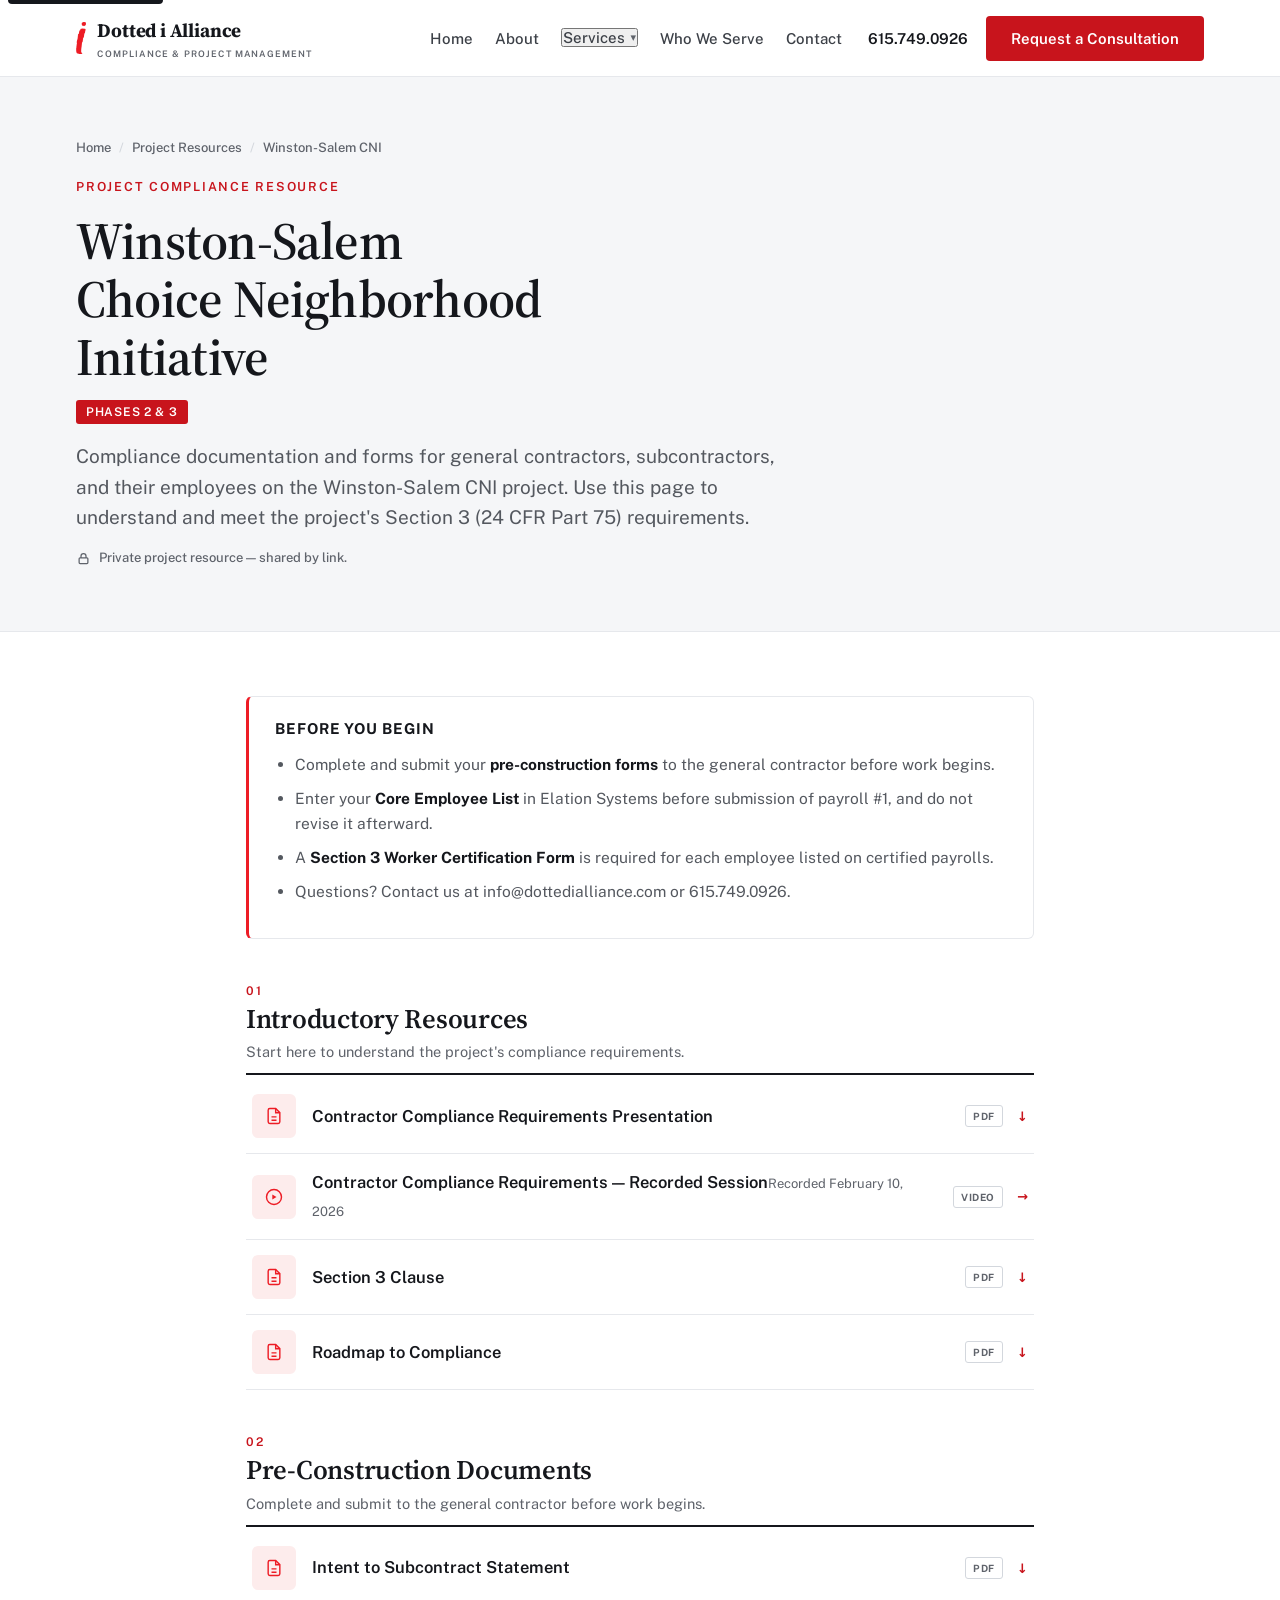
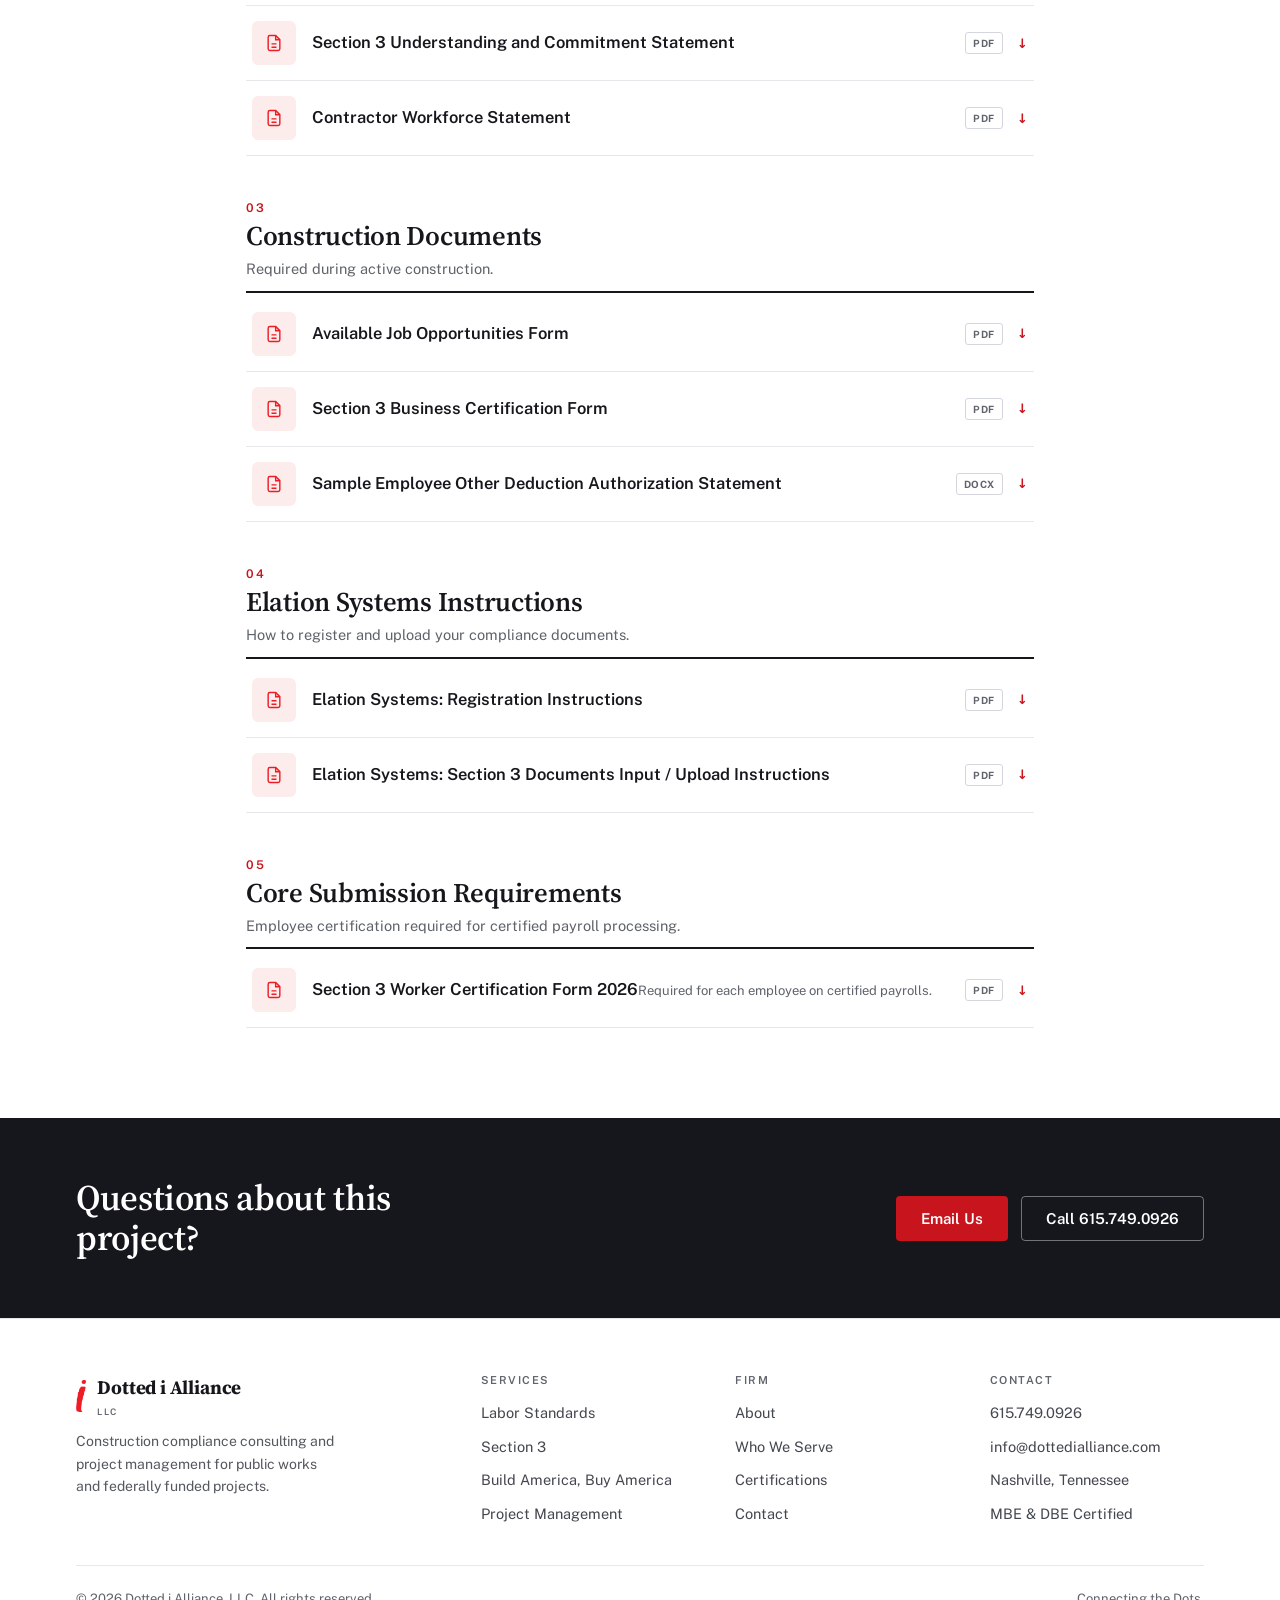
<file: project-winston-salem.html>
<!DOCTYPE html>
<html lang="en">
<head>
<meta charset="UTF-8">
<meta name="viewport" content="width=device-width, initial-scale=1.0">
<title>Winston-Salem CNI (Phases 2 &amp; 3) — Contractor Resources | Dotted i Alliance</title>
<meta name="description" content="Compliance documentation and forms for contractors on the Winston-Salem Choice Neighborhood Initiative project, Phases 2 and 3.">
<meta name="robots" content="noindex, nofollow">
<link rel="icon" type="image/png" href="assets/favicon.png">
<link rel="preconnect" href="https://fonts.googleapis.com"><link rel="preconnect" href="https://fonts.gstatic.com" crossorigin>
<link href="https://fonts.googleapis.com/css2?family=Public+Sans:wght@400;500;600;700&family=Source+Serif+4:opsz,wght@8..60,500;8..60,600;8..60,700&display=swap" rel="stylesheet">
<link rel="stylesheet" href="style.css">
</head>
<body>
<a class="skip" href="#main">Skip to content</a>

<header><div class="wrap nav">
  <a class="brand" href="index.html"><img class="mark" src="assets/logo-i.png" alt="" width="10" height="32"><span><b>Dotted i Alliance</b><small>Compliance &amp; Project Management</small></span></a>
  <nav class="menu" id="menu">
    <a href="index.html">Home</a>
    <a href="about.html">About</a>
    <div class="has-sub"><button type="button" class="subtoggle" aria-expanded="false" aria-controls="svc-sub">Services <span class="cv" aria-hidden="true">&#9662;</span></button>
      <div class="sub" id="svc-sub"><a href="labor-standards.html">Labor Standards &amp; Prevailing Wage</a><a href="section-3.html">Section 3 &mdash; 24 CFR Part 75</a><a href="build-america-buy-america.html">Build America, Buy America</a></div></div>
    <a href="index.html#serve">Who We Serve</a>
    <a href="contact.html">Contact</a>
  </nav>
  <div class="ncta"><span class="ph">615.749.0926</span><a href="contact.html" class="btn btn-red">Request a Consultation</a>
    <button class="burger" id="burger" aria-label="Menu" aria-expanded="false" aria-controls="menu"><span></span><span></span><span></span></button></div>
</div></header>
<main id="main">

<section class="phero"><div class="wrap">
  <div class="crumb"><a href="index.html">Home</a><span class="sep">/</span><span>Project Resources</span><span class="sep">/</span><span>Winston-Salem CNI</span></div>
  <span class="eyebrow">Project Compliance Resource</span>
  <h1>Winston-Salem Choice Neighborhood Initiative</h1>
  <span class="ptag">Phases 2 &amp; 3</span>
  <p class="def">Compliance documentation and forms for general contractors, subcontractors, and their employees on the Winston-Salem CNI project. Use this page to understand and meet the project's Section 3 (24 CFR Part 75) requirements.</p>
  <p class="private"><svg aria-hidden="true" focusable="false" width="15" height="15" viewBox="0 0 24 24" fill="none" stroke="currentColor" stroke-width="2"><rect x="5" y="11" width="14" height="9" rx="1.5"/><path d="M8 11V8a4 4 0 0 1 8 0v3"/></svg> Private project resource &mdash; shared by link.</p>
</div></section>

<section class="s detail" style="padding-top:clamp(40px,5vw,64px)"><div class="wrap" style="display:block;max-width:900px;margin-inline:auto">

  <div class="callout">
    <h2>Before you begin</h2>
    <ul>
      <li>Complete and submit your <b>pre-construction forms</b> to the general contractor before work begins.</li>
      <li>Enter your <b>Core Employee List</b> in Elation Systems before submission of payroll&nbsp;#1, and do not revise it afterward.</li>
      <li>A <b>Section 3 Worker Certification Form</b> is required for each employee listed on certified payrolls.</li>
      <li>Questions? Contact us at <a href="mailto:info@dottedialliance.com">info@dottedialliance.com</a> or <a href="tel:6157490926">615.749.0926</a>.</li>
    </ul>
  </div>

  <div class="docgroup">
    <div class="gh"><div class="gn">01</div><h2>Introductory Resources</h2><p>Start here to understand the project's compliance requirements.</p></div>
    <ul class="doclist">
      <li class="doc"><span class="fi"><svg aria-hidden="true" focusable="false" width="20" height="20" viewBox="0 0 24 24" fill="none" stroke="currentColor" stroke-width="1.7"><path d="M14 3H7a2 2 0 0 0-2 2v14a2 2 0 0 0 2 2h10a2 2 0 0 0 2-2V8z"/><path d="M14 3v5h5"/><path d="M9 13h6M9 17h6"/></svg></span>
        <span class="m"><a class="t" href="assets/docs/winston-salem/contractor-compliance-presentation.pdf" target="_blank" rel="noopener">Contractor Compliance Requirements Presentation</a></span>
        <span class="ext"><span class="badge2">PDF</span><span class="open" aria-hidden="true">&darr;</span></span></li>
      <li class="doc"><span class="fi"><svg aria-hidden="true" focusable="false" width="20" height="20" viewBox="0 0 24 24" fill="none" stroke="currentColor" stroke-width="1.7"><circle cx="12" cy="12" r="9"/><path d="M10 9l5 3-5 3z" fill="currentColor" stroke="none"/></svg></span>
        <span class="m"><a class="t" href="https://video.wixstatic.com/video/f54bf7_d134a0437e814711b4c2f41b598da01d/1080p/mp4/file.mp4" target="_blank" rel="noopener">Contractor Compliance Requirements &mdash; Recorded Session</a><span class="s">Recorded February 10, 2026</span></span>
        <span class="ext"><span class="badge2">Video</span><span class="open" aria-hidden="true">&rarr;</span></span></li>
      <li class="doc"><span class="fi"><svg aria-hidden="true" focusable="false" width="20" height="20" viewBox="0 0 24 24" fill="none" stroke="currentColor" stroke-width="1.7"><path d="M14 3H7a2 2 0 0 0-2 2v14a2 2 0 0 0 2 2h10a2 2 0 0 0 2-2V8z"/><path d="M14 3v5h5"/><path d="M9 13h6M9 17h6"/></svg></span>
        <span class="m"><a class="t" href="assets/docs/winston-salem/section-3-clause.pdf" target="_blank" rel="noopener">Section 3 Clause</a></span>
        <span class="ext"><span class="badge2">PDF</span><span class="open" aria-hidden="true">&darr;</span></span></li>
      <li class="doc"><span class="fi"><svg aria-hidden="true" focusable="false" width="20" height="20" viewBox="0 0 24 24" fill="none" stroke="currentColor" stroke-width="1.7"><path d="M14 3H7a2 2 0 0 0-2 2v14a2 2 0 0 0 2 2h10a2 2 0 0 0 2-2V8z"/><path d="M14 3v5h5"/><path d="M9 13h6M9 17h6"/></svg></span>
        <span class="m"><a class="t" href="assets/docs/winston-salem/roadmap-to-compliance.pdf" target="_blank" rel="noopener">Roadmap to Compliance</a></span>
        <span class="ext"><span class="badge2">PDF</span><span class="open" aria-hidden="true">&darr;</span></span></li>
    </ul>
  </div>

  <div class="docgroup">
    <div class="gh"><div class="gn">02</div><h2>Pre-Construction Documents</h2><p>Complete and submit to the general contractor before work begins.</p></div>
    <ul class="doclist">
      <li class="doc"><span class="fi"><svg aria-hidden="true" focusable="false" width="20" height="20" viewBox="0 0 24 24" fill="none" stroke="currentColor" stroke-width="1.7"><path d="M14 3H7a2 2 0 0 0-2 2v14a2 2 0 0 0 2 2h10a2 2 0 0 0 2-2V8z"/><path d="M14 3v5h5"/><path d="M9 13h6M9 17h6"/></svg></span>
        <span class="m"><a class="t" href="assets/docs/winston-salem/intent-to-subcontract.pdf" target="_blank" rel="noopener">Intent to Subcontract Statement</a></span>
        <span class="ext"><span class="badge2">PDF</span><span class="open" aria-hidden="true">&darr;</span></span></li>
      <li class="doc"><span class="fi"><svg aria-hidden="true" focusable="false" width="20" height="20" viewBox="0 0 24 24" fill="none" stroke="currentColor" stroke-width="1.7"><path d="M14 3H7a2 2 0 0 0-2 2v14a2 2 0 0 0 2 2h10a2 2 0 0 0 2-2V8z"/><path d="M14 3v5h5"/><path d="M9 13h6M9 17h6"/></svg></span>
        <span class="m"><a class="t" href="assets/docs/winston-salem/section-3-understanding-commitment.pdf" target="_blank" rel="noopener">Section 3 Understanding and Commitment Statement</a></span>
        <span class="ext"><span class="badge2">PDF</span><span class="open" aria-hidden="true">&darr;</span></span></li>
      <li class="doc"><span class="fi"><svg aria-hidden="true" focusable="false" width="20" height="20" viewBox="0 0 24 24" fill="none" stroke="currentColor" stroke-width="1.7"><path d="M14 3H7a2 2 0 0 0-2 2v14a2 2 0 0 0 2 2h10a2 2 0 0 0 2-2V8z"/><path d="M14 3v5h5"/><path d="M9 13h6M9 17h6"/></svg></span>
        <span class="m"><a class="t" href="assets/docs/winston-salem/contractor-workforce-statement.pdf" target="_blank" rel="noopener">Contractor Workforce Statement</a></span>
        <span class="ext"><span class="badge2">PDF</span><span class="open" aria-hidden="true">&darr;</span></span></li>
    </ul>
  </div>

  <div class="docgroup">
    <div class="gh"><div class="gn">03</div><h2>Construction Documents</h2><p>Required during active construction.</p></div>
    <ul class="doclist">
      <li class="doc"><span class="fi"><svg aria-hidden="true" focusable="false" width="20" height="20" viewBox="0 0 24 24" fill="none" stroke="currentColor" stroke-width="1.7"><path d="M14 3H7a2 2 0 0 0-2 2v14a2 2 0 0 0 2 2h10a2 2 0 0 0 2-2V8z"/><path d="M14 3v5h5"/><path d="M9 13h6M9 17h6"/></svg></span>
        <span class="m"><a class="t" href="assets/docs/winston-salem/available-job-opportunities.pdf" target="_blank" rel="noopener">Available Job Opportunities Form</a></span>
        <span class="ext"><span class="badge2">PDF</span><span class="open" aria-hidden="true">&darr;</span></span></li>
      <li class="doc"><span class="fi"><svg aria-hidden="true" focusable="false" width="20" height="20" viewBox="0 0 24 24" fill="none" stroke="currentColor" stroke-width="1.7"><path d="M14 3H7a2 2 0 0 0-2 2v14a2 2 0 0 0 2 2h10a2 2 0 0 0 2-2V8z"/><path d="M14 3v5h5"/><path d="M9 13h6M9 17h6"/></svg></span>
        <span class="m"><a class="t" href="assets/docs/winston-salem/section-3-business-certification.pdf" target="_blank" rel="noopener">Section 3 Business Certification Form</a></span>
        <span class="ext"><span class="badge2">PDF</span><span class="open" aria-hidden="true">&darr;</span></span></li>
      <li class="doc"><span class="fi"><svg aria-hidden="true" focusable="false" width="20" height="20" viewBox="0 0 24 24" fill="none" stroke="currentColor" stroke-width="1.7"><path d="M14 3H7a2 2 0 0 0-2 2v14a2 2 0 0 0 2 2h10a2 2 0 0 0 2-2V8z"/><path d="M14 3v5h5"/><path d="M9 13h6M9 17h6"/></svg></span>
        <span class="m"><a class="t" href="assets/docs/winston-salem/employee-deduction-authorization.docx" target="_blank" rel="noopener">Sample Employee Other Deduction Authorization Statement</a></span>
        <span class="ext"><span class="badge2">DOCX</span><span class="open" aria-hidden="true">&darr;</span></span></li>
    </ul>
  </div>

  <div class="docgroup">
    <div class="gh"><div class="gn">04</div><h2>Elation Systems Instructions</h2><p>How to register and upload your compliance documents.</p></div>
    <ul class="doclist">
      <li class="doc"><span class="fi"><svg aria-hidden="true" focusable="false" width="20" height="20" viewBox="0 0 24 24" fill="none" stroke="currentColor" stroke-width="1.7"><path d="M14 3H7a2 2 0 0 0-2 2v14a2 2 0 0 0 2 2h10a2 2 0 0 0 2-2V8z"/><path d="M14 3v5h5"/><path d="M9 13h6M9 17h6"/></svg></span>
        <span class="m"><a class="t" href="assets/docs/winston-salem/elation-registration-instructions.pdf" target="_blank" rel="noopener">Elation Systems: Registration Instructions</a></span>
        <span class="ext"><span class="badge2">PDF</span><span class="open" aria-hidden="true">&darr;</span></span></li>
      <li class="doc"><span class="fi"><svg aria-hidden="true" focusable="false" width="20" height="20" viewBox="0 0 24 24" fill="none" stroke="currentColor" stroke-width="1.7"><path d="M14 3H7a2 2 0 0 0-2 2v14a2 2 0 0 0 2 2h10a2 2 0 0 0 2-2V8z"/><path d="M14 3v5h5"/><path d="M9 13h6M9 17h6"/></svg></span>
        <span class="m"><a class="t" href="assets/docs/winston-salem/elation-upload-instructions.pdf" target="_blank" rel="noopener">Elation Systems: Section 3 Documents Input / Upload Instructions</a></span>
        <span class="ext"><span class="badge2">PDF</span><span class="open" aria-hidden="true">&darr;</span></span></li>
    </ul>
  </div>

  <div class="docgroup">
    <div class="gh"><div class="gn">05</div><h2>Core Submission Requirements</h2><p>Employee certification required for certified payroll processing.</p></div>
    <ul class="doclist">
      <li class="doc"><span class="fi"><svg aria-hidden="true" focusable="false" width="20" height="20" viewBox="0 0 24 24" fill="none" stroke="currentColor" stroke-width="1.7"><path d="M14 3H7a2 2 0 0 0-2 2v14a2 2 0 0 0 2 2h10a2 2 0 0 0 2-2V8z"/><path d="M14 3v5h5"/><path d="M9 13h6M9 17h6"/></svg></span>
        <span class="m"><a class="t" href="assets/docs/winston-salem/section-3-worker-certification-2026.pdf" target="_blank" rel="noopener">Section 3 Worker Certification Form 2026</a><span class="s">Required for each employee on certified payrolls.</span></span>
        <span class="ext"><span class="badge2">PDF</span><span class="open" aria-hidden="true">&darr;</span></span></li>
    </ul>
  </div>

</div></section>

<section class="ctaband"><div class="wrap">
  <div><h2>Questions about this project?</h2><p class="sub">Your Dotted i Alliance compliance contact is here to help. 615.749.0926 &middot; info@dottedialliance.com</p></div>
  <div class="acts"><a href="mailto:info@dottedialliance.com" class="btn btn-red">Email Us</a><a href="tel:6157490926" class="btn btn-ghost-d">Call 615.749.0926</a></div>
</div></section>

</main>
<footer><div class="wrap">
  <div class="fmain">
    <div class="fbr"><a class="brand" href="index.html"><img class="mark" src="assets/logo-i.png" alt="" width="10" height="32"><span><b>Dotted i Alliance</b><small>LLC</small></span></a>
      <p>Construction compliance consulting and project management for public works and federally funded projects.</p></div>
    <div><h5>Services</h5><ul><li><a href="labor-standards.html">Labor Standards</a></li><li><a href="section-3.html">Section 3</a></li><li><a href="build-america-buy-america.html">Build America, Buy America</a></li><li><a href="contact.html">Project Management</a></li></ul></div>
    <div><h5>Firm</h5><ul><li><a href="about.html">About</a></li><li><a href="index.html#serve">Who We Serve</a></li><li><a href="about.html#certs">Certifications</a></li><li><a href="contact.html">Contact</a></li></ul></div>
    <div><h5>Contact</h5><ul><li><a href="tel:6157490926">615.749.0926</a></li><li><a href="mailto:info@dottedialliance.com">info@dottedialliance.com</a></li><li>Nashville, Tennessee</li><li>MBE &amp; DBE Certified</li></ul></div>
  </div>
  <div class="fbot"><span>&copy; 2026 Dotted i Alliance, LLC. All rights reserved.</span><span>Connecting the Dots.</span></div>
</div></footer>

<script src="main.js"></script>
</body>
</html>
</file>
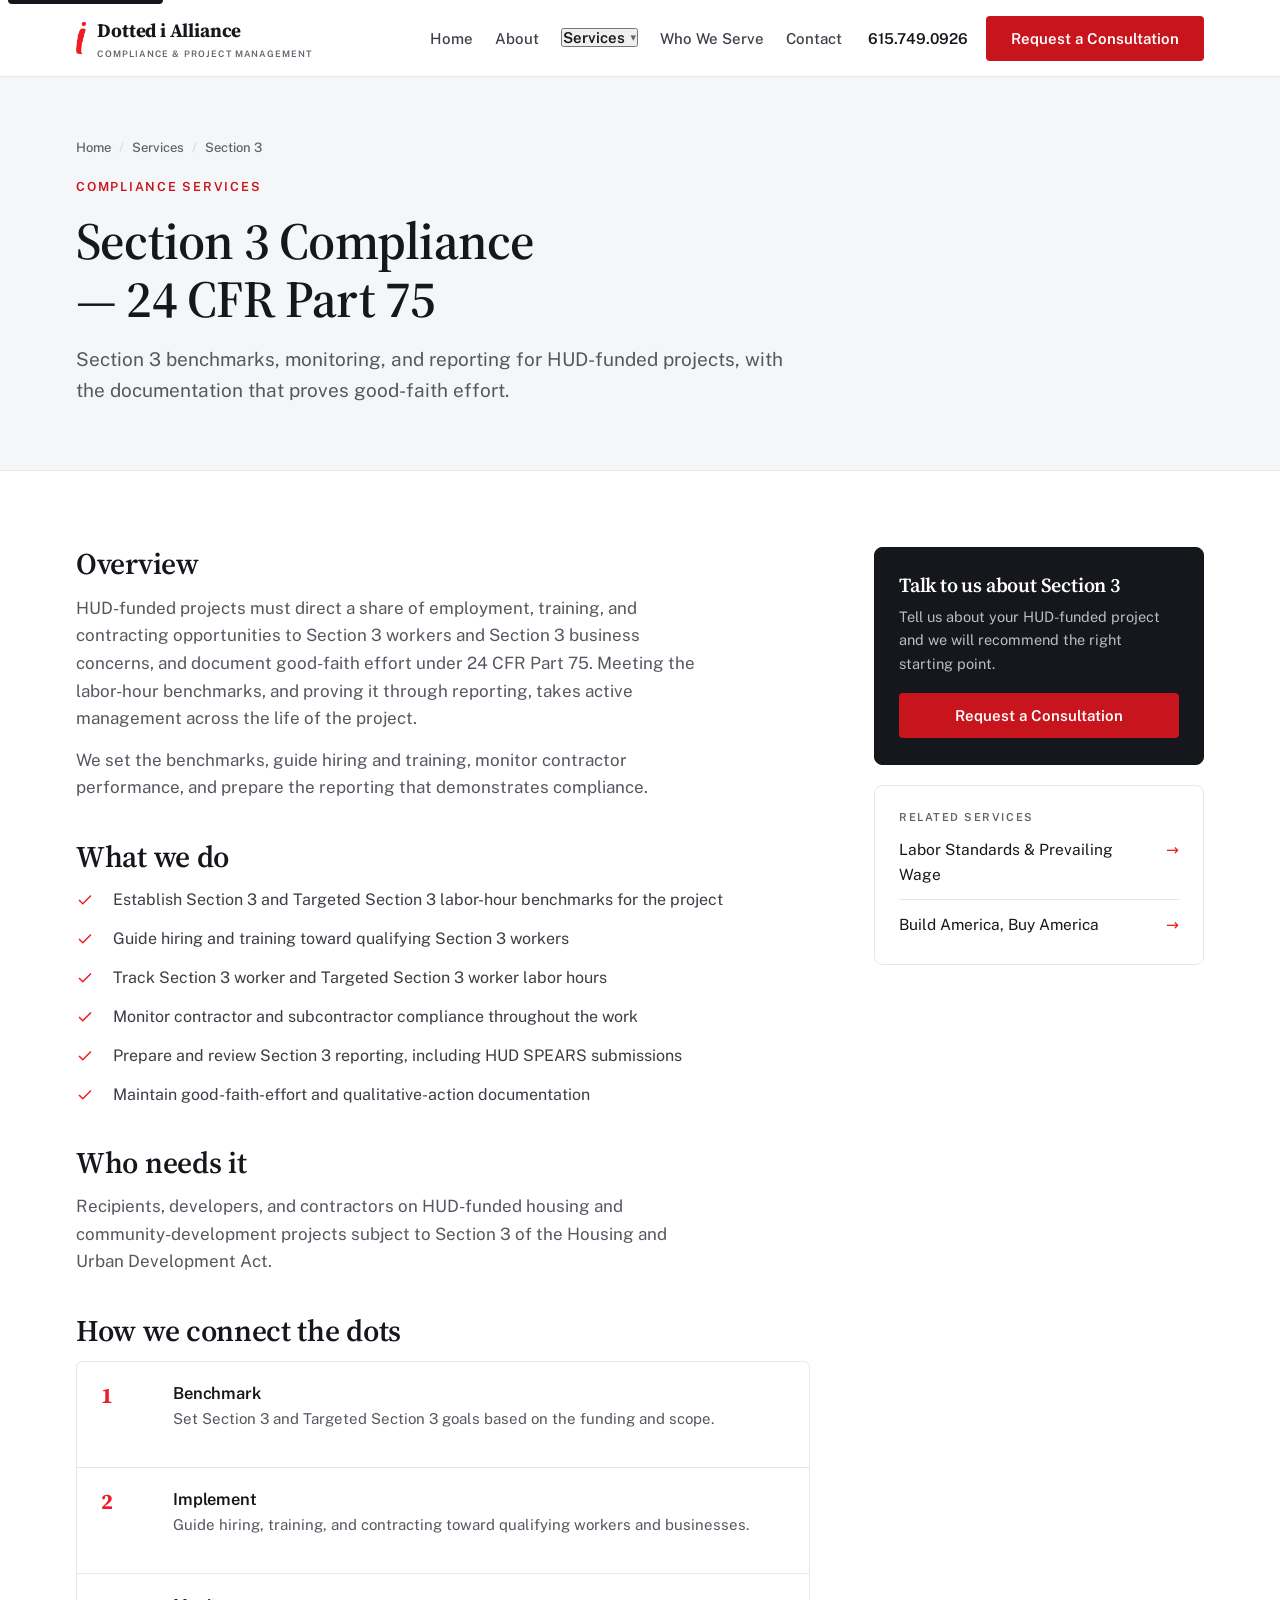
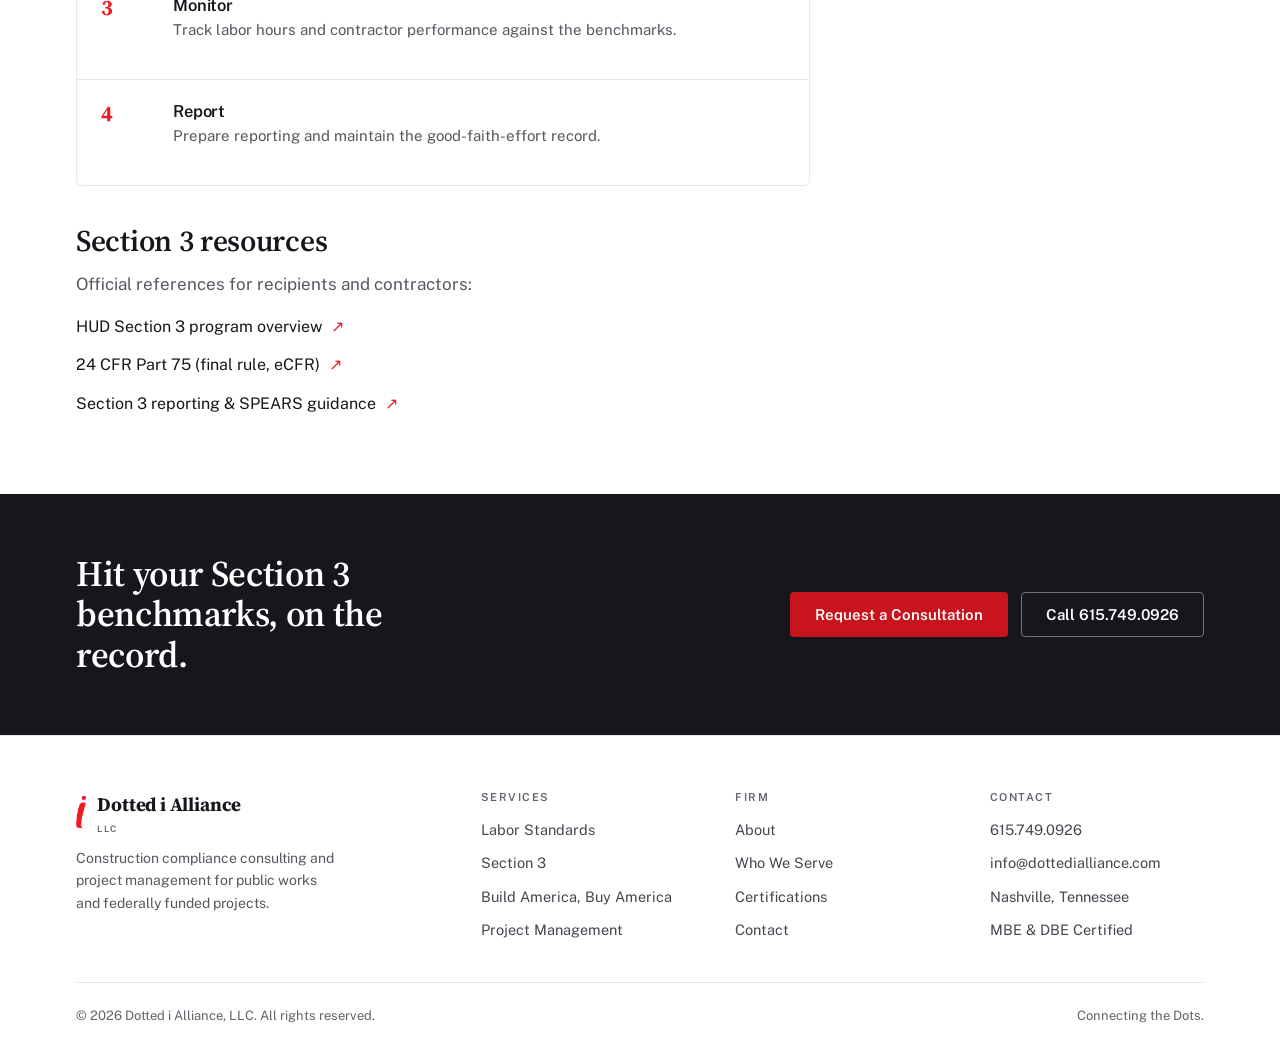
<file: section-3.html>
<!DOCTYPE html>
<html lang="en">
<head>
<meta charset="UTF-8">
<meta name="viewport" content="width=device-width, initial-scale=1.0">
<title>Section 3 Compliance (24 CFR Part 75) | Dotted i Alliance</title>
<meta name="description" content="Section 3 compliance and reporting under 24 CFR Part 75: hiring and training benchmarks, labor-hour tracking, contractor monitoring, and good-faith-effort documentation for HUD-funded projects.">
<link rel="icon" type="image/png" href="assets/favicon.png">
<link rel="preconnect" href="https://fonts.googleapis.com"><link rel="preconnect" href="https://fonts.gstatic.com" crossorigin>
<link href="https://fonts.googleapis.com/css2?family=Public+Sans:wght@400;500;600;700&family=Source+Serif+4:opsz,wght@8..60,500;8..60,600;8..60,700&display=swap" rel="stylesheet">
<link rel="canonical" href="https://www.dottedialliance.com/section-3.html">
<meta property="og:type" content="website">
<meta property="og:title" content="Section 3 Compliance — 24 CFR Part 75">
<meta property="og:description" content="Section 3 benchmarks, contractor monitoring, and reporting for HUD-funded projects, with good-faith-effort documentation.">
<meta property="og:url" content="https://www.dottedialliance.com/section-3.html">
<meta property="og:image" content="https://www.dottedialliance.com/assets/logo-seal.png">
<meta name="twitter:card" content="summary">
<script type="application/ld+json">
{"@context":"https://schema.org","@type":"Service","name":"Section 3 Compliance (24 CFR Part 75)","serviceType":"HUD Section 3 compliance","url":"https://www.dottedialliance.com/section-3.html","provider":{"@id":"https://www.dottedialliance.com/#organization"},"areaServed":[{"@type":"State","name":"Tennessee"},{"@type":"Country","name":"United States"}],"description":"Section 3 benchmarks, labor-hour tracking, contractor monitoring, and reporting for HUD-funded projects under 24 CFR Part 75, with good-faith-effort documentation."}
</script>
<link rel="stylesheet" href="style.css">
</head>
<body>
<a class="skip" href="#main">Skip to content</a>

<header><div class="wrap nav">
  <a class="brand" href="index.html"><img class="mark" src="assets/logo-i.png" alt="" width="10" height="32"><span><b>Dotted i Alliance</b><small>Compliance &amp; Project Management</small></span></a>
  <nav class="menu" id="menu">
    <a href="index.html">Home</a>
    <a href="about.html">About</a>
    <div class="has-sub"><button type="button" class="subtoggle on" aria-expanded="false" aria-controls="svc-sub">Services <span class="cv" aria-hidden="true">&#9662;</span></button>
      <div class="sub" id="svc-sub"><a href="labor-standards.html">Labor Standards &amp; Prevailing Wage</a><a href="section-3.html">Section 3 &mdash; 24 CFR Part 75</a><a href="build-america-buy-america.html">Build America, Buy America</a></div></div>
    <a href="index.html#serve">Who We Serve</a>
    <a href="contact.html">Contact</a>
  </nav>
  <div class="ncta"><span class="ph">615.749.0926</span><a href="contact.html" class="btn btn-red">Request a Consultation</a>
    <button class="burger" id="burger" aria-label="Menu" aria-expanded="false" aria-controls="menu"><span></span><span></span><span></span></button></div>
</div></header>
<main id="main">

<section class="phero"><div class="wrap">
  <div class="crumb"><a href="index.html">Home</a><span class="sep">/</span><a href="index.html#services">Services</a><span class="sep">/</span><span>Section 3</span></div>
  <span class="eyebrow">Compliance Services</span>
  <h1>Section 3 Compliance &mdash; 24 CFR Part 75</h1>
  <p class="def">Section 3 benchmarks, monitoring, and reporting for HUD-funded projects, with the documentation that proves good-faith effort.</p>
</div></section>

<section class="detail"><div class="wrap">
  <div class="prose">
    <h2>Overview</h2>
    <p>HUD-funded projects must direct a share of employment, training, and contracting opportunities to Section 3 workers and Section 3 business concerns, and document good-faith effort under 24 CFR Part 75. Meeting the labor-hour benchmarks, and proving it through reporting, takes active management across the life of the project.</p>
    <p>We set the benchmarks, guide hiring and training, monitor contractor performance, and prepare the reporting that demonstrates compliance.</p>

    <h2>What we do</h2>
    <ul class="checklist">
      <li><svg aria-hidden="true" focusable="false" width="18" height="18" viewBox="0 0 24 24" fill="none" stroke="currentColor" stroke-width="2"><path d="M20 6L9 17l-5-5"/></svg>Establish Section 3 and Targeted Section 3 labor-hour benchmarks for the project</li>
      <li><svg aria-hidden="true" focusable="false" width="18" height="18" viewBox="0 0 24 24" fill="none" stroke="currentColor" stroke-width="2"><path d="M20 6L9 17l-5-5"/></svg>Guide hiring and training toward qualifying Section 3 workers</li>
      <li><svg aria-hidden="true" focusable="false" width="18" height="18" viewBox="0 0 24 24" fill="none" stroke="currentColor" stroke-width="2"><path d="M20 6L9 17l-5-5"/></svg>Track Section 3 worker and Targeted Section 3 worker labor hours</li>
      <li><svg aria-hidden="true" focusable="false" width="18" height="18" viewBox="0 0 24 24" fill="none" stroke="currentColor" stroke-width="2"><path d="M20 6L9 17l-5-5"/></svg>Monitor contractor and subcontractor compliance throughout the work</li>
      <li><svg aria-hidden="true" focusable="false" width="18" height="18" viewBox="0 0 24 24" fill="none" stroke="currentColor" stroke-width="2"><path d="M20 6L9 17l-5-5"/></svg>Prepare and review Section 3 reporting, including HUD SPEARS submissions</li>
      <li><svg aria-hidden="true" focusable="false" width="18" height="18" viewBox="0 0 24 24" fill="none" stroke="currentColor" stroke-width="2"><path d="M20 6L9 17l-5-5"/></svg>Maintain good-faith-effort and qualitative-action documentation</li>
    </ul>

    <h2>Who needs it</h2>
    <p>Recipients, developers, and contractors on HUD-funded housing and community-development projects subject to Section 3 of the Housing and Urban Development Act.</p>

    <h2>How we connect the dots</h2>
    <div class="steps">
      <div class="step"><span class="sn">1</span><div><h4>Benchmark</h4><p>Set Section 3 and Targeted Section 3 goals based on the funding and scope.</p></div></div>
      <div class="step"><span class="sn">2</span><div><h4>Implement</h4><p>Guide hiring, training, and contracting toward qualifying workers and businesses.</p></div></div>
      <div class="step"><span class="sn">3</span><div><h4>Monitor</h4><p>Track labor hours and contractor performance against the benchmarks.</p></div></div>
      <div class="step"><span class="sn">4</span><div><h4>Report</h4><p>Prepare reporting and maintain the good-faith-effort record.</p></div></div>
    </div>

    <h2>Section 3 resources</h2>
    <p>Official references for recipients and contractors:</p>
    <ul class="reslist">
      <li><a href="https://www.hud.gov/section3" target="_blank" rel="noopener">HUD Section 3 program overview <span class="a" aria-hidden="true">&#8599;</span></a></li>
      <li><a href="https://www.ecfr.gov/current/title-24/subtitle-A/part-75" target="_blank" rel="noopener">24 CFR Part 75 (final rule, eCFR) <span class="a" aria-hidden="true">&#8599;</span></a></li>
      <li><a href="https://www.hud.gov/program_offices/spm/section3" target="_blank" rel="noopener">Section 3 reporting &amp; SPEARS guidance <span class="a" aria-hidden="true">&#8599;</span></a></li>
    </ul>
  </div>

  <aside class="aside">
    <div class="scard dark"><h3>Talk to us about Section 3</h3><p>Tell us about your HUD-funded project and we will recommend the right starting point.</p><a href="contact.html" class="btn btn-red">Request a Consultation</a></div>
    <div class="scard"><h4>Related Services</h4><div class="rellinks">
      <a href="labor-standards.html">Labor Standards &amp; Prevailing Wage <span class="a" aria-hidden="true">&rarr;</span></a>
      <a href="build-america-buy-america.html">Build America, Buy America <span class="a" aria-hidden="true">&rarr;</span></a>
    </div></div>
  </aside>
</div></section>

<section class="ctaband"><div class="wrap">
  <div><h2>Hit your Section 3 benchmarks, on the record.</h2><p class="sub">615.749.0926 &middot; info@dottedialliance.com</p></div>
  <div class="acts"><a href="contact.html" class="btn btn-red">Request a Consultation</a><a href="tel:6157490926" class="btn btn-ghost-d">Call 615.749.0926</a></div>
</div></section>

</main>
<footer><div class="wrap">
  <div class="fmain">
    <div class="fbr"><a class="brand" href="index.html"><img class="mark" src="assets/logo-i.png" alt="" width="10" height="32"><span><b>Dotted i Alliance</b><small>LLC</small></span></a>
      <p>Construction compliance consulting and project management for public works and federally funded projects.</p></div>
    <div><h5>Services</h5><ul><li><a href="labor-standards.html">Labor Standards</a></li><li><a href="section-3.html">Section 3</a></li><li><a href="build-america-buy-america.html">Build America, Buy America</a></li><li><a href="contact.html">Project Management</a></li></ul></div>
    <div><h5>Firm</h5><ul><li><a href="about.html">About</a></li><li><a href="index.html#serve">Who We Serve</a></li><li><a href="about.html#certs">Certifications</a></li><li><a href="contact.html">Contact</a></li></ul></div>
    <div><h5>Contact</h5><ul><li><a href="tel:6157490926">615.749.0926</a></li><li><a href="mailto:info@dottedialliance.com">info@dottedialliance.com</a></li><li>Nashville, Tennessee</li><li>MBE &amp; DBE Certified</li></ul></div>
  </div>
  <div class="fbot"><span>&copy; 2026 Dotted i Alliance, LLC. All rights reserved.</span><span>Connecting the Dots.</span></div>
</div></footer>

<script src="main.js"></script>
</body>
</html>
</file>
<file: style.css>
/* Dotted i Alliance — shared styles */
:root{
  --ink:#15171c; --head:#15171c; --body:#54585f; --muted:#5f636b;
  --paper:#ffffff; --mist:#f5f6f8; --line:#e6e8ec; --line-dk:#d3d7dd;
  --red:#ed1c25; --red-ink:#c8141c; --red-dk:#a30f16; --band:#15171c;
  --serif:'Source Serif 4',Georgia,serif; --sans:'Public Sans',system-ui,sans-serif;
  --wrap:1240px; --pad:clamp(20px,5vw,56px);
}
*{box-sizing:border-box;margin:0;padding:0}
html{scroll-behavior:smooth}
body{font-family:var(--sans);color:var(--body);background:var(--paper);line-height:1.62;font-size:17px;-webkit-font-smoothing:antialiased}
a{color:inherit;text-decoration:none}
img{display:block;max-width:100%}
.wrap{max-width:var(--wrap);margin:0 auto;padding-inline:var(--pad)}
h1,h2,h3,h4{font-family:var(--serif);color:var(--head);font-weight:600;line-height:1.12;letter-spacing:-.01em}
.eyebrow{font:600 12.5px/1 var(--sans);letter-spacing:.14em;text-transform:uppercase;color:var(--red-ink)}
.section-title{font-size:clamp(28px,3.6vw,42px)}
.section-intro{color:var(--body);font-size:18px;max-width:62ch;margin-top:14px}

.btn{display:inline-flex;align-items:center;justify-content:center;gap:.55em;font:600 15px/1 var(--sans);padding:14px 24px;border-radius:4px;border:1.5px solid transparent;transition:.16s;cursor:pointer;white-space:nowrap}
.btn-red{background:var(--red-ink);color:#fff}.btn-red:hover{background:var(--red-dk)}
.btn-out{background:transparent;color:var(--ink);border-color:var(--line-dk)}.btn-out:hover{border-color:var(--ink);background:var(--ink);color:#fff}
.btn-ghost-d{background:transparent;color:#fff;border-color:rgba(255,255,255,.4)}.btn-ghost-d:hover{background:#fff;color:var(--ink)}
.arrowlink{font:600 14.5px/1 var(--sans);color:var(--ink);display:inline-flex;align-items:center;gap:7px}
.arrowlink .a{color:var(--red);transition:transform .16s}.arrowlink:hover{color:var(--red-ink)}.arrowlink:hover .a{transform:translateX(4px)}
a:focus-visible,button:focus-visible{outline:2px solid var(--red);outline-offset:3px}

/* HEADER + NAV */
header{position:sticky;top:0;z-index:60;background:var(--paper);border-bottom:1px solid var(--line)}
.nav{display:flex;align-items:center;gap:26px;height:76px}
.brand{display:flex;align-items:center;gap:11px;margin-right:auto;flex-shrink:0}
.brand .mark{height:32px;width:auto;flex:none}
.brand b{font-family:var(--serif);font-weight:700;font-size:19px;color:var(--ink);letter-spacing:-.01em;line-height:1;white-space:nowrap}
.brand small{display:block;font:600 9px/1 var(--sans);letter-spacing:.13em;text-transform:uppercase;color:var(--muted);margin-top:4px}
.menu{display:flex;align-items:center;gap:22px}
.menu>a,.subtoggle{font:500 15px/1 var(--sans);color:#3c4047;cursor:pointer;white-space:nowrap}
.menu>a:hover,.subtoggle:hover{color:var(--red-ink)}
.menu>a.on,.subtoggle.on{color:var(--ink);font-weight:600}
.has-sub{position:relative}
.subtoggle{display:inline-flex;align-items:center;gap:5px}
.subtoggle .cv{font-size:11px;color:var(--muted)}
.sub{position:absolute;top:calc(100% + 14px);left:-14px;min-width:268px;background:#fff;border:1px solid var(--line);border-radius:6px;box-shadow:0 16px 40px rgba(21,23,28,.1);padding:8px;opacity:0;visibility:hidden;transform:translateY(-6px);transition:.16s}
.has-sub:hover .sub,.has-sub:focus-within .sub,.has-sub.open .sub{opacity:1;visibility:visible;transform:none}
.sub a{display:block;font:500 14.5px/1.3 var(--sans);color:#3c4047;padding:11px 13px;border-radius:4px}
.sub a:hover{background:var(--mist);color:var(--red-ink)}
.ncta{display:flex;align-items:center;gap:18px}
.ncta .ph{font:600 15px/1 var(--sans);color:var(--ink)}
.burger{display:none;flex-direction:column;gap:5px;background:none;border:0;padding:6px;cursor:pointer}
.burger span{width:23px;height:2px;background:var(--ink)}

/* HOME HERO */
.hero{border-bottom:1px solid var(--line)}
.hero .wrap{display:grid;grid-template-columns:1.05fr .95fr;gap:clamp(32px,5vw,72px);align-items:center;padding-block:clamp(48px,6vw,88px)}
.hero h1{font-size:clamp(34px,4.6vw,58px);font-weight:600;margin:18px 0 0;letter-spacing:-.015em}
.hero p.sub{font-size:clamp(16px,1.5vw,19px);color:var(--body);margin-top:22px;max-width:52ch}
.hero .acts{display:flex;gap:13px;flex-wrap:wrap;margin-top:30px}
.hero-fig{position:relative}
.hero-fig .img{aspect-ratio:4/3.2;background:#dfe2e6 center/cover no-repeat;border-radius:6px}
.hero-fig .badge{position:absolute;left:-1px;bottom:22px;background:var(--ink);color:#fff;padding:16px 22px;border-left:3px solid var(--red)}
.hero-fig .badge .n{font-family:var(--serif);font-weight:700;font-size:30px;line-height:1}
.hero-fig .badge .t{font:500 12px/1.3 var(--sans);letter-spacing:.04em;color:#c9ccd2;margin-top:4px}

/* TRUST BAR */
.trust{background:var(--mist);border-bottom:1px solid var(--line)}
.trust .wrap{display:flex;flex-wrap:wrap;gap:14px 40px;align-items:center;padding-block:18px}
.trust .lab{font:600 11px/1 var(--sans);letter-spacing:.14em;text-transform:uppercase;color:var(--muted);margin-right:6px}
.trust .it{display:inline-flex;align-items:center;gap:9px;font:600 14px/1 var(--sans);color:var(--ink)}
.trust .it svg{color:var(--red)}

/* SECTION SHELL */
section.s{padding-block:clamp(56px,7vw,96px)}
.s-head{margin-bottom:44px;max-width:760px}
.s-head .eyebrow{margin-bottom:12px;display:block}

/* SERVICE CARDS (home) */
.cards{display:grid;grid-template-columns:repeat(3,1fr);gap:22px}
.card{background:var(--paper);border:1px solid var(--line);border-radius:6px;padding:32px 28px;display:flex;flex-direction:column;transition:.18s}
.card:hover{border-color:var(--line-dk);transform:translateY(-3px);box-shadow:0 14px 34px rgba(21,23,28,.07)}
.card .ic{width:42px;height:42px;border-radius:6px;background:#fdecec;display:grid;place-items:center;color:var(--red);margin-bottom:18px}
.card h3{font-size:21px;font-weight:600;margin-bottom:10px}
.card p{font-size:15px;color:var(--body);flex:1}
.card .arrowlink{margin-top:20px}
.svc-note{margin-top:24px;font:500 15px/1.5 var(--sans);color:var(--muted)}
.svc-note b{color:var(--ink);font-weight:600}

/* WHO WE SERVE */
.serve{background:var(--mist);border-block:1px solid var(--line)}
.serve-grid{display:grid;grid-template-columns:repeat(3,1fr);gap:1px;background:var(--line);border:1px solid var(--line);border-radius:6px;overflow:hidden}
.serve-cell{background:var(--paper);padding:32px 28px}
.serve-cell .k{font:700 13px/1 var(--sans);color:var(--red-ink);letter-spacing:.02em}
.serve-cell h3{font-size:20px;font-weight:600;margin:12px 0 9px}
.serve-cell p{font-size:15px;color:var(--body)}

/* WHY US */
.why .wrap{display:grid;grid-template-columns:1fr 1fr;gap:clamp(36px,5vw,72px);align-items:start}
.why h2{font-size:clamp(26px,3.2vw,38px)}
.why .lede{margin-top:18px;font-size:17px;color:var(--body);max-width:46ch}
.why .pts{display:grid;gap:2px}
.why .pt{display:grid;grid-template-columns:26px 1fr;gap:16px;padding:18px 0;border-top:1px solid var(--line)}
.why .pt:last-child{border-bottom:1px solid var(--line)}
.why .pt svg{color:var(--red);margin-top:3px}
.why .pt h3{font-family:var(--sans);font-size:16px;font-weight:600;color:var(--ink)}
.why .pt p{font-size:14.5px;color:var(--body);margin-top:3px}

/* CTA BAND */
.ctaband{background:var(--band);color:#fff}
.ctaband .wrap{display:flex;align-items:center;justify-content:space-between;gap:30px;flex-wrap:wrap;padding-block:clamp(40px,5vw,60px)}
.ctaband h2{color:#fff;font-size:clamp(24px,3vw,36px);max-width:20ch}
.ctaband .sub{color:#b9bdc4;margin-top:10px;font-size:16px}
.ctaband .acts{display:flex;gap:13px;flex-wrap:wrap}

/* PAGE HERO (interior) */
.phero{background:var(--mist);border-bottom:1px solid var(--line)}
.phero .wrap{padding-block:clamp(40px,5vw,68px)}
.crumb{font:500 13px/1 var(--sans);color:var(--muted);margin-bottom:18px;display:flex;gap:8px;align-items:center}
.crumb a:hover{color:var(--red-ink)}.crumb .sep{color:var(--line-dk)}
.phero h1{font-size:clamp(32px,4.4vw,52px);font-weight:600;letter-spacing:-.015em;max-width:18ch;margin-top:12px}
.phero p.def{font-size:clamp(16px,1.5vw,19px);color:var(--body);max-width:60ch;margin-top:16px}

/* SERVICE DETAIL LAYOUT */
.detail{padding-block:clamp(48px,6vw,80px)}
.detail .wrap{display:grid;grid-template-columns:1fr 330px;gap:clamp(36px,5vw,64px);align-items:start}
.prose h2{font-size:clamp(23px,2.6vw,30px);margin:38px 0 14px}
.prose h2:first-child{margin-top:0}
.prose p{font-size:17px;color:var(--body);margin-bottom:14px;max-width:64ch}
.checklist{list-style:none;display:grid;gap:13px;margin:6px 0 8px}
.checklist li{display:grid;grid-template-columns:24px 1fr;gap:13px;font-size:16px;color:#3a3d44}
.checklist li svg{color:var(--red);margin-top:4px}
.steps{display:grid;gap:1px;background:var(--line);border:1px solid var(--line);border-radius:6px;overflow:hidden;margin-top:6px}
.step{background:#fff;display:grid;grid-template-columns:54px 1fr;gap:18px;padding:22px 24px}
.step .sn{font-family:var(--serif);font-weight:700;font-size:22px;color:var(--red);line-height:1}
.step h4{font-family:var(--sans);font-size:16.5px;font-weight:600;color:var(--ink);margin-bottom:4px}
.step p{font-size:15px;color:var(--body)}
.reslist{list-style:none;display:grid;gap:11px;margin-top:6px}
.reslist a{display:inline-flex;gap:9px;align-items:baseline;font-size:16px;color:var(--ink)}
.reslist a .a{color:var(--red)}.reslist a:hover{color:var(--red-ink)}

/* SIDEBAR CARD */
.aside{position:sticky;top:100px;display:grid;gap:20px}
.scard{border:1px solid var(--line);border-radius:8px;padding:26px 24px;background:var(--paper)}
.scard.dark{background:var(--band);border-color:var(--band)}
.scard.dark h3,.scard.dark .ph{color:#fff}
.scard.dark p{color:#b9bdc4}
.scard h3{font-size:20px;font-weight:600;margin-bottom:8px}
.scard p{font-size:14.5px;color:var(--body);margin-bottom:18px}
.scard .ph{display:block;font:600 18px/1 var(--sans);color:var(--ink);margin-bottom:16px}
.scard .btn{width:100%}
.scard h4{font:600 11px/1 var(--sans);letter-spacing:.14em;text-transform:uppercase;color:var(--muted);margin-bottom:14px}
.rellinks{display:grid;gap:12px}
.rellinks a{font-size:15.5px;color:var(--ink);display:flex;justify-content:space-between;gap:10px;padding-bottom:12px;border-bottom:1px solid var(--line)}
.rellinks a:last-child{border-bottom:0;padding-bottom:0}
.rellinks a:hover{color:var(--red-ink)}.rellinks a .a{color:var(--red)}

/* ABOUT */
.story .wrap{display:grid;grid-template-columns:1.3fr .9fr;gap:clamp(36px,5vw,64px);align-items:center}
.story .seal-wrap{display:grid;place-items:center}
.story .seal-wrap img{max-width:300px;width:100%}
.values{background:var(--mist);border-block:1px solid var(--line)}
.values-grid{display:grid;grid-template-columns:repeat(4,1fr);gap:22px}
.value{background:#fff;border:1px solid var(--line);border-radius:6px;padding:26px 22px}
.value .vn{font-family:var(--serif);font-weight:700;font-size:18px;color:var(--red-ink)}
.value h3{font-size:18px;font-weight:600;margin:10px 0 8px}
.value p{font-size:14.5px;color:var(--body)}
.mission{background:var(--band);color:#fff;text-align:center}
.mission .wrap{padding-block:clamp(56px,7vw,88px)}
.mission .q{font-family:var(--serif);font-weight:500;font-size:clamp(24px,3.4vw,40px);line-height:1.3;max-width:24ch;margin:0 auto;color:#fff}
.mission .by{font:600 12px/1 var(--sans);letter-spacing:.14em;text-transform:uppercase;color:var(--red-ink);margin-top:26px}
.certs .cwrap{display:flex;flex-wrap:wrap;gap:16px;margin-top:8px}
.cstamp{border:1.5px solid var(--red);color:var(--red-ink);border-radius:6px;padding:16px 22px;font:700 18px/1 var(--sans)}
.cstamp small{display:block;font:600 10px/1 var(--sans);letter-spacing:.12em;color:var(--muted);margin-top:6px}

/* CONTACT */
.contact .wrap{display:grid;grid-template-columns:1.25fr .85fr;gap:clamp(36px,5vw,64px);align-items:start}
.form{display:grid;gap:18px}
.frow{display:grid;grid-template-columns:1fr 1fr;gap:18px}
.field{display:grid;gap:7px}
.field label{font:600 13px/1 var(--sans);color:var(--ink)}
.field label .opt{color:var(--muted);font-weight:500}
.field input,.field select,.field textarea{font:400 15.5px/1.4 var(--sans);color:var(--ink);background:#fff;border:1px solid var(--line-dk);border-radius:5px;padding:12px 13px;width:100%}
.field input:focus,.field select:focus,.field textarea:focus{outline:none;border-color:var(--red);box-shadow:0 0 0 3px rgba(237,28,37,.12)}
.field textarea{min-height:130px;resize:vertical}
.cinfo{border:1px solid var(--line);border-radius:8px;padding:30px 26px;background:var(--mist)}
.cinfo h3{font-size:20px;margin-bottom:18px}
.cinfo .row{display:grid;grid-template-columns:22px 1fr;gap:13px;padding:14px 0;border-top:1px solid var(--line)}
.cinfo .row:first-of-type{border-top:0}
.cinfo .row svg{color:var(--red);margin-top:3px}
.cinfo .row .k{font:600 12px/1 var(--sans);letter-spacing:.06em;text-transform:uppercase;color:var(--muted)}
.cinfo .row .v{font-size:15.5px;color:var(--ink);margin-top:3px}
.cinfo .row .v a:hover{color:var(--red-ink)}

/* FOOTER */
footer{background:var(--paper);border-top:1px solid var(--line)}
.fmain{display:grid;grid-template-columns:1.7fr 1fr 1fr 1fr;gap:40px;padding-block:56px 40px}
.fbr .brand{margin:0 0 14px}
.fbr p{font-size:14px;color:var(--body);max-width:260px}
footer h5{font:600 11px/1 var(--sans);letter-spacing:.14em;text-transform:uppercase;color:var(--muted);margin-bottom:15px}
footer ul{list-style:none;display:grid;gap:10px}
footer ul a,footer ul li{font-size:14.5px;color:#43474e}footer ul a:hover{color:var(--red-ink)}
.fbot{border-top:1px solid var(--line);padding-block:22px;display:flex;justify-content:space-between;flex-wrap:wrap;gap:8px}
.fbot span{font-size:13px;color:var(--muted)}

/* RESPONSIVE */
/* Tablet and below: nav collapses to a hamburger (full nav needs >1024 to fit) */
@media(max-width:1024px){
  .menu,.ncta .ph,.ncta>.btn{display:none}
  .burger{display:flex;margin-left:auto}
  .menu.open{display:flex;position:absolute;top:76px;left:0;right:0;flex-direction:column;align-items:stretch;gap:0;background:#fff;border-bottom:1px solid var(--line);padding:6px var(--pad) 20px}
  .menu.open>a,.menu.open .subtoggle{padding:14px 0;border-bottom:1px solid var(--line);white-space:normal}
  .menu.open .has-sub{display:flex;flex-direction:column}
  .menu.open .sub{position:static;opacity:1;visibility:visible;transform:none;border:0;box-shadow:none;padding:0 0 8px 14px;min-width:0;display:none}
  .menu.open .has-sub.open .sub{display:block}
  /* tablet keeps the card/serve/why grids; only the widest 2-col bands ease */
  .detail .wrap{grid-template-columns:1fr;gap:40px}
  .aside{position:static}
  .contact .wrap{grid-template-columns:1fr;gap:36px}
  .values-grid{grid-template-columns:repeat(2,1fr)}
  .fmain{grid-template-columns:1fr 1fr;gap:30px}
}
/* Phones: single column */
@media(max-width:720px){
  .hero .wrap{grid-template-columns:1fr;gap:30px}.hero-fig{order:-1}
  .cards{grid-template-columns:1fr}
  .serve-grid{grid-template-columns:1fr}
  .why .wrap{grid-template-columns:1fr;gap:30px}
  .story .wrap{grid-template-columns:1fr;gap:30px}.story .seal-wrap{order:-1}
  .ctaband .wrap{flex-direction:column;align-items:flex-start}
}
@media(max-width:560px){
  .values-grid{grid-template-columns:1fr}
  .frow{grid-template-columns:1fr}
  .fmain{grid-template-columns:1fr}
  section.s{padding-block:48px}
  .s-head{margin-bottom:30px}
  .hero .wrap{padding-block:38px}
  /* credentials: stack into a clean left-aligned list instead of uneven wrapping */
  .trust .wrap{flex-direction:column;align-items:flex-start;gap:14px}
  .trust .lab{margin:0 0 2px}
  .trust .it{font-size:15px}
}

section[id]{scroll-margin-top:92px}
.skip{position:absolute;left:8px;top:-44px;z-index:100;background:var(--ink);color:#fff;padding:10px 16px;border-radius:4px;transition:top .15s}.skip:focus{top:8px}

/* PROJECT RESOURCE PAGE */
.phero .ptag{display:inline-block;font:600 12px/1 var(--sans);letter-spacing:.06em;text-transform:uppercase;color:#fff;background:var(--red-ink);border-radius:3px;padding:6px 10px;margin-top:14px}
.phero .private{font:500 13px/1.4 var(--sans);color:var(--muted);margin-top:16px;display:flex;align-items:center;gap:8px}
.callout{background:#fff;border:1px solid var(--line);border-left:3px solid var(--red);border-radius:6px;padding:24px 26px;margin-bottom:8px}
.callout h2{font-family:var(--sans);font-size:15px;font-weight:700;color:var(--ink);letter-spacing:.06em;text-transform:uppercase;margin-bottom:14px}
.callout ul{margin:0;padding-left:20px}
.callout li{font-size:15.5px;color:var(--body);margin-bottom:9px}
.callout li b{color:var(--ink)}
.docgroup{margin-top:46px}
.docgroup .gh{border-bottom:2px solid var(--ink);padding-bottom:10px;margin-bottom:4px}
.docgroup .gh .gn{font:600 12px/1 var(--sans);letter-spacing:.13em;text-transform:uppercase;color:var(--red-ink)}
.docgroup .gh h2{font-size:clamp(21px,2.4vw,27px);margin-top:7px}
.docgroup .gh p{font-size:14.5px;color:var(--muted);margin-top:6px}
.doclist{list-style:none}
.doc{display:grid;grid-template-columns:44px 1fr auto;gap:16px;align-items:center;padding:15px 6px;border-bottom:1px solid var(--line)}
.doc:hover{background:var(--mist)}
.doc .fi{width:44px;height:44px;border-radius:6px;background:#fdecec;color:var(--red);display:grid;place-items:center;flex:none}
.doc .m .t{font:600 16.5px/1.3 var(--sans);color:var(--ink)}
.doc .m a.t:hover{color:var(--red-ink)}
.doc .m .s{font-size:13px;color:var(--muted);margin-top:2px}
.doc .ext{display:flex;align-items:center;gap:14px}
.doc .badge2{font:700 10px/1 var(--sans);letter-spacing:.06em;color:var(--muted);border:1px solid var(--line-dk);border-radius:3px;padding:5px 7px;text-transform:uppercase}
.doc .open{font:600 13px/1 var(--sans);color:var(--red-ink);display:inline-flex;align-items:center;gap:6px;white-space:nowrap}
.doc .open:hover{color:var(--ink)}
@media(max-width:620px){
  .doc{grid-template-columns:40px 1fr;gap:13px}
  .doc .ext{grid-column:2;margin-top:4px}
  .doc .open span.lbl{display:none}
}
</file>
